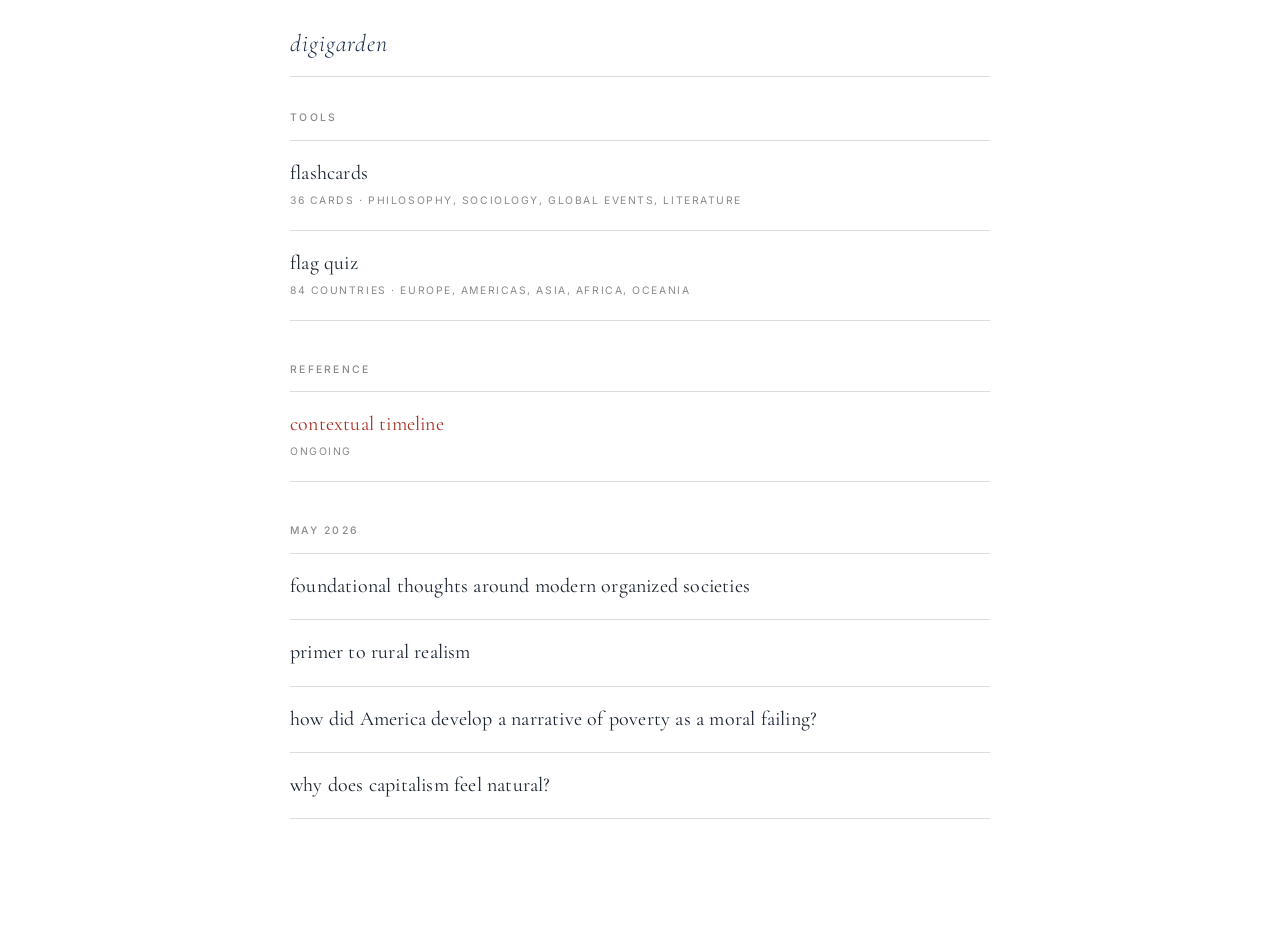
<file: index.html>
<!DOCTYPE html>
<html lang="en">
<head>
  <meta charset="UTF-8">
  <meta name="viewport" content="width=device-width, initial-scale=1.0">
  <title>DigiGarden</title>
  <link rel="stylesheet" href="style.css">
</head>
<body>
  <div class="container">
    <header>
      <h1>DigiGarden</h1>
    </header>

    <section class="reference-section">
      <h2 class="month-heading">Tools</h2>
      <ul class="link-list">
        <li>
          <a href="pages/flashcards.html">
            <span class="entry-title">flashcards</span>
            <span class="entry-meta">36 cards &middot; philosophy, sociology, global events, literature</span>
          </a>
        </li>
        <li>
          <a href="pages/flag-quiz.html">
            <span class="entry-title">flag quiz</span>
            <span class="entry-meta">84 countries &middot; europe, americas, asia, africa, oceania</span>
          </a>
        </li>
      </ul>
    </section>

    <section class="reference-section">
      <h2 class="month-heading">Reference</h2>
      <ul class="link-list">
        <li>
          <a href="pages/timeline.html">
            <span class="entry-title" style="color: #a83228;">contextual timeline</span>
            <span class="entry-meta">ongoing</span>
          </a>
        </li>
      </ul>
    </section>

    <section class="month-group">
      <h2 class="month-heading">May 2026</h2>
      <ul class="link-list">
        <li>
          <a href="pages/social-contract.html">
            <span class="entry-title">foundational thoughts around modern organized societies</span>
          </a>
        </li>
        <li>
          <a href="pages/rural-realism-primer.html">
            <span class="entry-title">primer to rural realism</span>
          </a>
        </li>
        <li>
          <a href="pages/poverty-moral-failing.html">
            <span class="entry-title">how did America develop a narrative of poverty as a moral failing?</span>
          </a>
        </li>
        <li>
          <a href="pages/why-does-capitalism-feel-natural.html">
            <span class="entry-title">why does capitalism feel natural?</span>
          </a>
        </li>
      </ul>
    </section>
  </div>
</body>
</html>
</file>
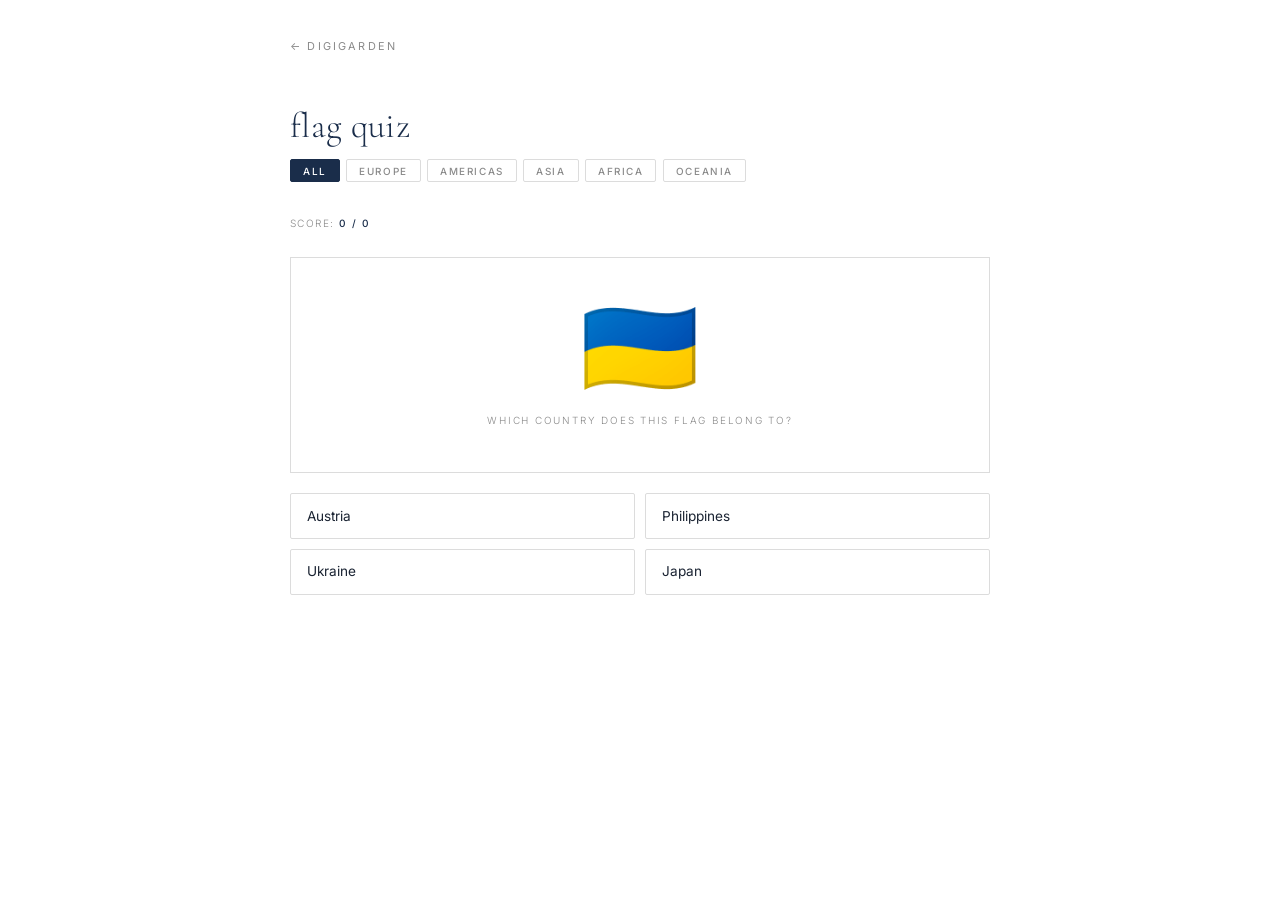
<file: pages/flag-quiz.html>
<!DOCTYPE html>
<html lang="en">
<head>
  <meta charset="UTF-8">
  <meta name="viewport" content="width=device-width, initial-scale=1.0">
  <title>flag quiz &mdash; DigiGarden</title>
  <link rel="stylesheet" href="../style.css">
  <style>

    .fq-filters {
      display: flex;
      flex-wrap: wrap;
      gap: 0.4rem;
      margin-bottom: 2rem;
    }

    .fq-filter {
      font-family: var(--font-body);
      font-size: 0.62rem;
      font-weight: 500;
      letter-spacing: 0.16em;
      text-transform: uppercase;
      padding: 0.3rem 0.75rem;
      border: 1px solid var(--border);
      background: none;
      color: var(--muted);
      cursor: pointer;
      border-radius: 2px;
      transition: all 0.15s;
    }

    .fq-filter:hover { border-color: var(--navy); color: var(--navy); }
    .fq-filter.active { background: var(--navy); border-color: var(--navy); color: #fff; }

    .fq-score {
      display: flex;
      justify-content: space-between;
      align-items: center;
      margin-bottom: 1.5rem;
    }

    .fq-score-text {
      font-size: 0.63rem;
      letter-spacing: 0.14em;
      text-transform: uppercase;
      color: var(--muted);
    }

    .fq-score-text strong {
      color: var(--navy);
      font-weight: 500;
    }

    .fq-streak {
      font-size: 0.63rem;
      letter-spacing: 0.14em;
      text-transform: uppercase;
      color: var(--muted);
    }

    /* ── Flag display ──────────────────────────────────── */

    .fq-card {
      border: 1px solid var(--border);
      padding: 2.5rem 1rem;
      text-align: center;
      margin-bottom: 1.25rem;
      background: #fff;
      position: relative;
    }

    .fq-flag {
      font-size: 6rem;
      line-height: 1;
      display: block;
      margin-bottom: 0.75rem;
      user-select: none;
    }

    .fq-prompt {
      font-size: 0.62rem;
      letter-spacing: 0.18em;
      text-transform: uppercase;
      color: var(--muted);
    }

    .fq-feedback {
      position: absolute;
      top: 0.75rem;
      right: 0.9rem;
      font-size: 0.62rem;
      font-weight: 500;
      letter-spacing: 0.14em;
      text-transform: uppercase;
      opacity: 0;
      transition: opacity 0.2s;
    }

    .fq-feedback.correct { color: #2a7a50; opacity: 1; }
    .fq-feedback.wrong   { color: #a83228; opacity: 1; }

    /* ── Answer grid ───────────────────────────────────── */

    .fq-answers {
      display: grid;
      grid-template-columns: 1fr 1fr;
      gap: 0.6rem;
      margin-bottom: 1.5rem;
    }

    .fq-answer {
      font-family: var(--font-body);
      font-size: 0.85rem;
      font-weight: 400;
      padding: 0.8rem 1rem;
      border: 1px solid var(--border);
      background: #fff;
      color: var(--text);
      cursor: pointer;
      text-align: left;
      border-radius: 2px;
      transition: all 0.12s;
      line-height: 1.35;
    }

    .fq-answer:hover:not(:disabled) {
      border-color: var(--navy);
      color: var(--navy);
    }

    .fq-answer.correct {
      background: #eaf5ee;
      border-color: #2a7a50;
      color: #2a7a50;
    }

    .fq-answer.wrong {
      background: #fdecea;
      border-color: #a83228;
      color: #a83228;
    }

    .fq-answer.reveal {
      background: #eaf5ee;
      border-color: #2a7a50;
      color: #2a7a50;
    }

    .fq-answer:disabled { cursor: default; }

    /* ── Next button ───────────────────────────────────── */

    .fq-next {
      width: 100%;
      font-family: var(--font-body);
      font-size: 0.62rem;
      font-weight: 500;
      letter-spacing: 0.18em;
      text-transform: uppercase;
      padding: 0.65rem;
      border: 1px solid var(--border);
      background: none;
      color: var(--muted);
      cursor: pointer;
      border-radius: 2px;
      transition: all 0.15s;
      display: none;
    }

    .fq-next.visible { display: block; }
    .fq-next:hover { border-color: var(--navy); color: var(--navy); }

  </style>
</head>
<body>
  <div class="container">
    <nav><a class="home" href="../index.html">&#8592; DigiGarden</a></nav>

    <article>
      <h1>flag quiz</h1>

      <div class="fq-filters" id="filters">
        <button class="fq-filter active" data-region="all">All</button>
        <button class="fq-filter" data-region="europe">Europe</button>
        <button class="fq-filter" data-region="americas">Americas</button>
        <button class="fq-filter" data-region="asia">Asia</button>
        <button class="fq-filter" data-region="africa">Africa</button>
        <button class="fq-filter" data-region="oceania">Oceania</button>
      </div>

      <div class="fq-score">
        <span class="fq-score-text" id="scoreText">Score: <strong>0 / 0</strong></span>
        <span class="fq-streak" id="streakText"></span>
      </div>

      <div class="fq-card">
        <span class="fq-flag" id="flag"></span>
        <span class="fq-prompt">Which country does this flag belong to?</span>
        <span class="fq-feedback" id="feedback"></span>
      </div>

      <div class="fq-answers" id="answers"></div>

      <button class="fq-next" id="nextBtn">Next flag &#8594;</button>
    </article>
  </div>

  <script>
    const COUNTRIES = [
      // Europe
      { name: 'France',          flag: '🇫🇷', region: 'europe' },
      { name: 'Germany',         flag: '🇩🇪', region: 'europe' },
      { name: 'United Kingdom',  flag: '🇬🇧', region: 'europe' },
      { name: 'Spain',           flag: '🇪🇸', region: 'europe' },
      { name: 'Italy',           flag: '🇮🇹', region: 'europe' },
      { name: 'Portugal',        flag: '🇵🇹', region: 'europe' },
      { name: 'Netherlands',     flag: '🇳🇱', region: 'europe' },
      { name: 'Belgium',         flag: '🇧🇪', region: 'europe' },
      { name: 'Switzerland',     flag: '🇨🇭', region: 'europe' },
      { name: 'Austria',         flag: '🇦🇹', region: 'europe' },
      { name: 'Sweden',          flag: '🇸🇪', region: 'europe' },
      { name: 'Norway',          flag: '🇳🇴', region: 'europe' },
      { name: 'Denmark',         flag: '🇩🇰', region: 'europe' },
      { name: 'Finland',         flag: '🇫🇮', region: 'europe' },
      { name: 'Poland',          flag: '🇵🇱', region: 'europe' },
      { name: 'Russia',          flag: '🇷🇺', region: 'europe' },
      { name: 'Ukraine',         flag: '🇺🇦', region: 'europe' },
      { name: 'Greece',          flag: '🇬🇷', region: 'europe' },
      { name: 'Turkey',          flag: '🇹🇷', region: 'europe' },
      { name: 'Romania',         flag: '🇷🇴', region: 'europe' },
      { name: 'Czech Republic',  flag: '🇨🇿', region: 'europe' },
      { name: 'Hungary',         flag: '🇭🇺', region: 'europe' },
      { name: 'Ireland',         flag: '🇮🇪', region: 'europe' },
      { name: 'Croatia',         flag: '🇭🇷', region: 'europe' },
      { name: 'Serbia',          flag: '🇷🇸', region: 'europe' },
      { name: 'Slovakia',        flag: '🇸🇰', region: 'europe' },
      // Americas
      { name: 'United States',   flag: '🇺🇸', region: 'americas' },
      { name: 'Canada',          flag: '🇨🇦', region: 'americas' },
      { name: 'Mexico',          flag: '🇲🇽', region: 'americas' },
      { name: 'Brazil',          flag: '🇧🇷', region: 'americas' },
      { name: 'Argentina',       flag: '🇦🇷', region: 'americas' },
      { name: 'Colombia',        flag: '🇨🇴', region: 'americas' },
      { name: 'Chile',           flag: '🇨🇱', region: 'americas' },
      { name: 'Peru',            flag: '🇵🇪', region: 'americas' },
      { name: 'Venezuela',       flag: '🇻🇪', region: 'americas' },
      { name: 'Cuba',            flag: '🇨🇺', region: 'americas' },
      { name: 'Jamaica',         flag: '🇯🇲', region: 'americas' },
      { name: 'Ecuador',         flag: '🇪🇨', region: 'americas' },
      { name: 'Bolivia',         flag: '🇧🇴', region: 'americas' },
      { name: 'Uruguay',         flag: '🇺🇾', region: 'americas' },
      { name: 'Paraguay',        flag: '🇵🇾', region: 'americas' },
      { name: 'Haiti',           flag: '🇭🇹', region: 'americas' },
      // Asia
      { name: 'China',           flag: '🇨🇳', region: 'asia' },
      { name: 'Japan',           flag: '🇯🇵', region: 'asia' },
      { name: 'South Korea',     flag: '🇰🇷', region: 'asia' },
      { name: 'North Korea',     flag: '🇰🇵', region: 'asia' },
      { name: 'India',           flag: '🇮🇳', region: 'asia' },
      { name: 'Pakistan',        flag: '🇵🇰', region: 'asia' },
      { name: 'Indonesia',       flag: '🇮🇩', region: 'asia' },
      { name: 'Thailand',        flag: '🇹🇭', region: 'asia' },
      { name: 'Vietnam',         flag: '🇻🇳', region: 'asia' },
      { name: 'Philippines',     flag: '🇵🇭', region: 'asia' },
      { name: 'Malaysia',        flag: '🇲🇾', region: 'asia' },
      { name: 'Saudi Arabia',    flag: '🇸🇦', region: 'asia' },
      { name: 'Iran',            flag: '🇮🇷', region: 'asia' },
      { name: 'Iraq',            flag: '🇮🇶', region: 'asia' },
      { name: 'Israel',          flag: '🇮🇱', region: 'asia' },
      { name: 'UAE',             flag: '🇦🇪', region: 'asia' },
      { name: 'Bangladesh',      flag: '🇧🇩', region: 'asia' },
      { name: 'Afghanistan',     flag: '🇦🇫', region: 'asia' },
      { name: 'Myanmar',         flag: '🇲🇲', region: 'asia' },
      { name: 'Singapore',       flag: '🇸🇬', region: 'asia' },
      { name: 'Kazakhstan',      flag: '🇰🇿', region: 'asia' },
      { name: 'Mongolia',        flag: '🇲🇳', region: 'asia' },
      // Africa
      { name: 'South Africa',    flag: '🇿🇦', region: 'africa' },
      { name: 'Egypt',           flag: '🇪🇬', region: 'africa' },
      { name: 'Nigeria',         flag: '🇳🇬', region: 'africa' },
      { name: 'Kenya',           flag: '🇰🇪', region: 'africa' },
      { name: 'Ethiopia',        flag: '🇪🇹', region: 'africa' },
      { name: 'Morocco',         flag: '🇲🇦', region: 'africa' },
      { name: 'Ghana',           flag: '🇬🇭', region: 'africa' },
      { name: 'Tanzania',        flag: '🇹🇿', region: 'africa' },
      { name: 'Algeria',         flag: '🇩🇿', region: 'africa' },
      { name: 'Tunisia',         flag: '🇹🇳', region: 'africa' },
      { name: 'Senegal',         flag: '🇸🇳', region: 'africa' },
      { name: 'Cameroon',        flag: '🇨🇲', region: 'africa' },
      { name: 'Uganda',          flag: '🇺🇬', region: 'africa' },
      { name: 'Zimbabwe',        flag: '🇿🇼', region: 'africa' },
      { name: 'Mozambique',      flag: '🇲🇿', region: 'africa' },
      // Oceania
      { name: 'Australia',       flag: '🇦🇺', region: 'oceania' },
      { name: 'New Zealand',     flag: '🇳🇿', region: 'oceania' },
      { name: 'Fiji',            flag: '🇫🇯', region: 'oceania' },
      { name: 'Papua New Guinea',flag: '🇵🇬', region: 'oceania' },
      { name: 'Samoa',           flag: '🇼🇸', region: 'oceania' },
    ];

    let pool        = [...COUNTRIES];
    let current     = null;
    let answered    = false;
    let correct     = 0;
    let total       = 0;
    let streak      = 0;
    let recent      = [];   // avoid repeating last 5

    const flagEl    = document.getElementById('flag');
    const answersEl = document.getElementById('answers');
    const nextBtn   = document.getElementById('nextBtn');
    const scoreText = document.getElementById('scoreText');
    const streakEl  = document.getElementById('streakText');
    const feedback  = document.getElementById('feedback');

    function shuffle(arr) {
      const a = [...arr];
      for (let i = a.length - 1; i > 0; i--) {
        const j = Math.floor(Math.random() * (i + 1));
        [a[i], a[j]] = [a[j], a[i]];
      }
      return a;
    }

    function pick() {
      const eligible = pool.filter(c => !recent.includes(c.name));
      const candidates = eligible.length >= 1 ? eligible : pool;
      return candidates[Math.floor(Math.random() * candidates.length)];
    }

    function getWrong(correct, n) {
      const others = COUNTRIES.filter(c => c.name !== correct.name);
      return shuffle(others).slice(0, n);
    }

    function updateScore() {
      scoreText.innerHTML = `Score: <strong>${correct} / ${total}</strong>`;
      if (streak >= 3) {
        streakEl.textContent = `${streak} in a row`;
      } else {
        streakEl.textContent = '';
      }
    }

    function nextQuestion() {
      answered = false;
      current  = pick();

      recent.push(current.name);
      if (recent.length > 5) recent.shift();

      flagEl.textContent = current.flag;

      feedback.textContent = '';
      feedback.className   = 'fq-feedback';

      const wrongs  = getWrong(current, 3);
      const options = shuffle([current, ...wrongs]);

      answersEl.innerHTML = '';
      options.forEach(opt => {
        const btn = document.createElement('button');
        btn.className   = 'fq-answer';
        btn.textContent = opt.name;
        btn.addEventListener('click', () => handleAnswer(btn, opt.name));
        answersEl.appendChild(btn);
      });

      nextBtn.classList.remove('visible');
    }

    function handleAnswer(btn, chosen) {
      if (answered) return;
      answered = true;
      total++;

      const isCorrect = chosen === current.name;

      if (isCorrect) {
        btn.classList.add('correct');
        feedback.textContent = 'Correct';
        feedback.className   = 'fq-feedback correct';
        correct++;
        streak++;
      } else {
        btn.classList.add('wrong');
        feedback.textContent = 'Incorrect';
        feedback.className   = 'fq-feedback wrong';
        streak = 0;
        // reveal the right answer
        answersEl.querySelectorAll('.fq-answer').forEach(b => {
          if (b.textContent === current.name) b.classList.add('reveal');
        });
      }

      answersEl.querySelectorAll('.fq-answer').forEach(b => b.disabled = true);
      updateScore();
      nextBtn.classList.add('visible');
    }

    // Filters
    document.getElementById('filters').addEventListener('click', e => {
      if (!e.target.matches('.fq-filter')) return;
      document.querySelectorAll('.fq-filter').forEach(b => b.classList.remove('active'));
      e.target.classList.add('active');
      const region = e.target.dataset.region;
      pool   = region === 'all' ? [...COUNTRIES] : COUNTRIES.filter(c => c.region === region);
      recent = [];
      correct = 0; total = 0; streak = 0;
      updateScore();
      nextQuestion();
    });

    nextBtn.addEventListener('click', nextQuestion);

    // Keyboard: Enter/Space for next, 1-4 for answers
    document.addEventListener('keydown', e => {
      if ((e.key === 'Enter' || e.key === ' ') && answered) {
        e.preventDefault();
        nextQuestion();
      }
      if (['1','2','3','4'].includes(e.key)) {
        const idx = parseInt(e.key) - 1;
        const btns = answersEl.querySelectorAll('.fq-answer');
        if (btns[idx] && !answered) btns[idx].click();
      }
    });

    nextQuestion();
  </script>
</body>
</html>
</file>
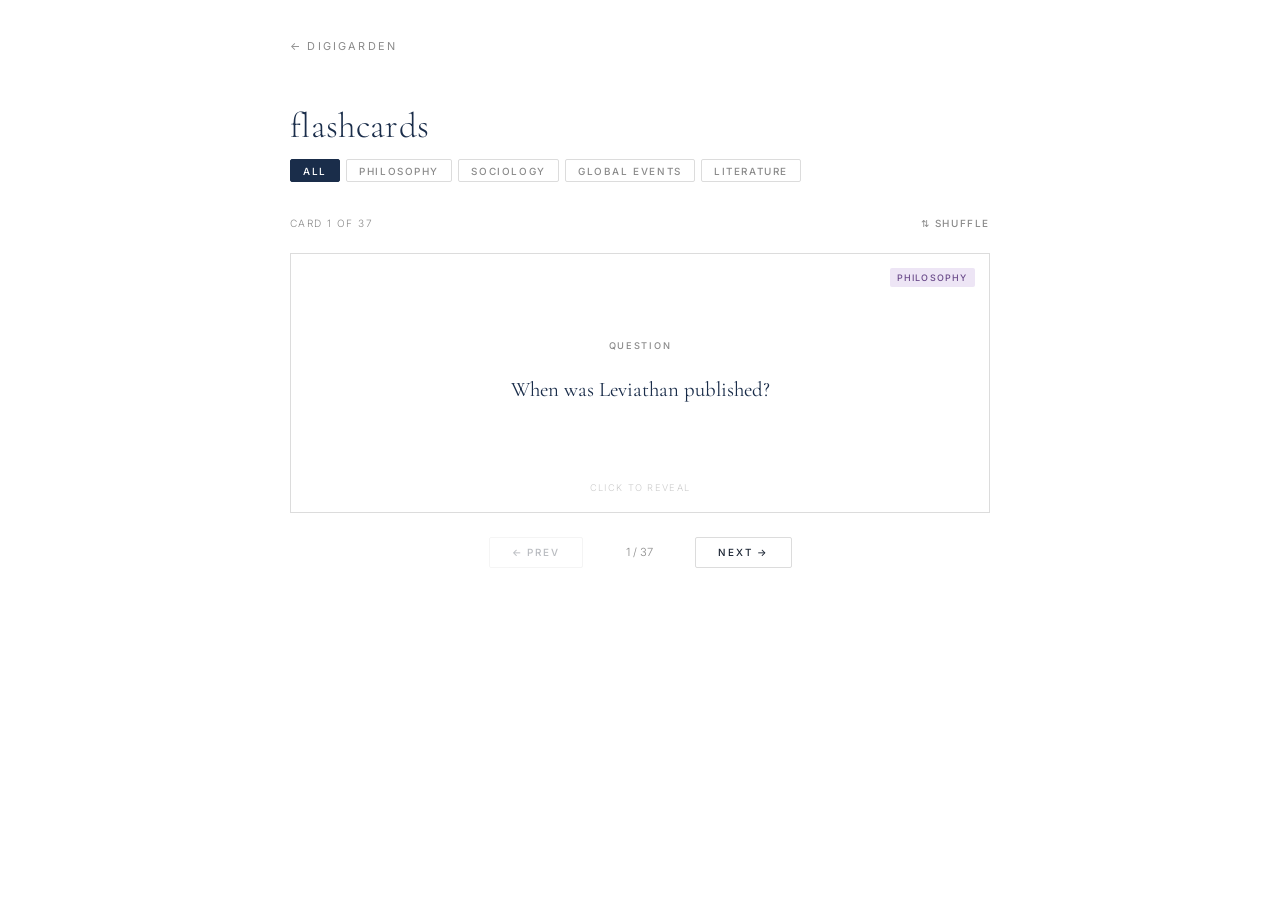
<file: pages/flashcards.html>
<!DOCTYPE html>
<html lang="en">
<head>
  <meta charset="UTF-8">
  <meta name="viewport" content="width=device-width, initial-scale=1.0">
  <title>flashcards &mdash; DigiGarden</title>
  <link rel="stylesheet" href="../style.css">
  <style>

    .fc-filters {
      display: flex;
      flex-wrap: wrap;
      gap: 0.4rem;
      margin-bottom: 2rem;
    }

    .fc-filter {
      font-family: var(--font-body);
      font-size: 0.62rem;
      font-weight: 500;
      letter-spacing: 0.16em;
      text-transform: uppercase;
      padding: 0.3rem 0.75rem;
      border: 1px solid var(--border);
      background: none;
      color: var(--muted);
      cursor: pointer;
      border-radius: 2px;
      transition: all 0.15s;
    }

    .fc-filter:hover {
      border-color: var(--navy);
      color: var(--navy);
    }

    .fc-filter.active {
      background: var(--navy);
      border-color: var(--navy);
      color: #fff;
    }

    .fc-meta {
      display: flex;
      justify-content: space-between;
      align-items: center;
      margin-bottom: 1.25rem;
    }

    .fc-progress {
      font-size: 0.63rem;
      letter-spacing: 0.14em;
      text-transform: uppercase;
      color: var(--muted);
    }

    .fc-shuffle {
      font-family: var(--font-body);
      font-size: 0.62rem;
      font-weight: 500;
      letter-spacing: 0.16em;
      text-transform: uppercase;
      background: none;
      border: none;
      color: var(--muted);
      cursor: pointer;
      padding: 0;
      transition: color 0.15s;
    }

    .fc-shuffle:hover { color: var(--navy); }

    /* ── Card ──────────────────────────────────────────── */

    .fc-scene {
      perspective: 1000px;
      margin-bottom: 1.5rem;
    }

    .fc-card {
      position: relative;
      width: 100%;
      height: 260px;
      cursor: pointer;
      transform-style: preserve-3d;
      transition: transform 0.45s cubic-bezier(0.4, 0, 0.2, 1);
    }

    .fc-card.flipped {
      transform: rotateY(180deg);
    }

    .fc-face {
      position: absolute;
      width: 100%;
      height: 100%;
      backface-visibility: hidden;
      -webkit-backface-visibility: hidden;
      border: 1px solid var(--border);
      display: flex;
      flex-direction: column;
      justify-content: center;
      align-items: center;
      padding: 2rem;
      text-align: center;
      box-sizing: border-box;
    }

    .fc-front {
      background: #fff;
    }

    .fc-back {
      background: var(--cream);
      transform: rotateY(180deg);
    }

    .fc-face-label {
      font-size: 0.58rem;
      font-weight: 500;
      letter-spacing: 0.18em;
      text-transform: uppercase;
      color: var(--muted);
      margin-bottom: 1.25rem;
    }

    .fc-face-text {
      font-family: 'Cormorant Garamond', Georgia, serif;
      font-size: 1.3rem;
      font-weight: 400;
      line-height: 1.45;
      color: var(--navy);
    }

    .fc-back .fc-face-text {
      font-size: 1.1rem;
      color: var(--text);
    }

    .fc-hint {
      position: absolute;
      bottom: 0.9rem;
      font-size: 0.58rem;
      letter-spacing: 0.14em;
      text-transform: uppercase;
      color: #ccc;
    }

    .fc-tag {
      position: absolute;
      top: 0.9rem;
      right: 0.9rem;
      font-size: 0.56rem;
      font-weight: 500;
      letter-spacing: 0.13em;
      text-transform: uppercase;
      padding: 0.1rem 0.45rem;
      border-radius: 2px;
    }

    .tag-philosophy  { background: #ede5f5; color: #6a4a8a; }
    .tag-sociology   { background: #dce6f2; color: #1a2d4a; }
    .tag-events      { background: #ebebeb; color: #555; }
    .tag-literature  { background: #f2ebe0; color: #7a5a10; }

    /* ── Navigation ────────────────────────────────────── */

    .fc-nav {
      display: flex;
      justify-content: center;
      align-items: center;
      gap: 1.5rem;
    }

    .fc-btn {
      font-family: var(--font-body);
      font-size: 0.62rem;
      font-weight: 500;
      letter-spacing: 0.18em;
      text-transform: uppercase;
      padding: 0.55rem 1.4rem;
      border: 1px solid var(--border);
      background: none;
      color: var(--text);
      cursor: pointer;
      border-radius: 2px;
      transition: all 0.15s;
    }

    .fc-btn:hover:not(:disabled) {
      border-color: var(--navy);
      color: var(--navy);
    }

    .fc-btn:disabled {
      opacity: 0.3;
      cursor: default;
    }

    .fc-nav-count {
      font-size: 0.7rem;
      color: var(--muted);
      min-width: 4rem;
      text-align: center;
    }

    .fc-empty {
      text-align: center;
      padding: 4rem 0;
      color: var(--muted);
      font-size: 0.88rem;
    }

  </style>
</head>
<body>
  <div class="container">
    <nav><a class="home" href="../index.html">&#8592; DigiGarden</a></nav>

    <article>
      <h1>flashcards</h1>

      <div class="fc-filters" id="filters">
        <button class="fc-filter active" data-cat="all">All</button>
        <button class="fc-filter" data-cat="philosophy">Philosophy</button>
        <button class="fc-filter" data-cat="sociology">Sociology</button>
        <button class="fc-filter" data-cat="events">Global Events</button>
        <button class="fc-filter" data-cat="literature">Literature</button>
      </div>

      <div class="fc-meta">
        <span class="fc-progress" id="progress">Card 1 of 36</span>
        <button class="fc-shuffle" id="shuffleBtn">&#8645; Shuffle</button>
      </div>

      <div class="fc-scene">
        <div class="fc-card" id="card">
          <div class="fc-face fc-front">
            <span class="fc-tag" id="tagFront"></span>
            <p class="fc-face-label">Question</p>
            <p class="fc-face-text" id="frontText"></p>
            <span class="fc-hint">Click to reveal</span>
          </div>
          <div class="fc-face fc-back">
            <span class="fc-tag" id="tagBack"></span>
            <p class="fc-face-label">Answer</p>
            <p class="fc-face-text" id="backText"></p>
          </div>
        </div>
        <div class="fc-empty" id="emptyState" style="display:none;">No cards in this category.</div>
      </div>

      <div class="fc-nav" id="nav">
        <button class="fc-btn" id="prevBtn">&#8592; Prev</button>
        <span class="fc-nav-count" id="navCount">1 / 36</span>
        <button class="fc-btn" id="nextBtn">Next &#8594;</button>
      </div>
    </article>
  </div>

  <script>
    const ALL_CARDS = [

      // ── Philosophy: Hobbes ──────────────────────────────
      { cat: 'philosophy', front: 'When was Leviathan published?', back: '1651, written while Hobbes was in exile in Paris during the English Civil War.' },
      { cat: 'philosophy', front: 'How did Hobbes describe life without society?', back: '"Solitary, poor, nasty, brutish, and short." Without a sovereign, humans exist in a permanent state of war against one another.' },
      { cat: 'philosophy', front: 'What historical event most shaped Hobbes\'s political philosophy?', back: 'The English Civil War (1642–1651). He watched the established order collapse, Charles I executed, and England descend into chaos — and wrote Leviathan as a direct response.' },
      { cat: 'philosophy', front: 'What does Hobbes argue is the solution to the state of nature?', back: 'An absolute sovereign — a powerful authority to whom citizens surrender their freedom irrevocably, in exchange for security.' },
      { cat: 'philosophy', front: 'What political tradition does Hobbes feed into?', back: 'Authoritarianism and strong-state conservatism. He provides the theoretical basis for the argument that order must come before liberty.' },

      // ── Philosophy: Locke ───────────────────────────────
      { cat: 'philosophy', front: 'When were Locke\'s Two Treatises of Government published?', back: '1689 — the year after the Glorious Revolution, partly as its retrospective justification.' },
      { cat: 'philosophy', front: 'What are Locke\'s three natural rights?', back: 'Life, liberty, and property. These pre-exist government; society is formed to protect them more reliably.' },
      { cat: 'philosophy', front: 'According to Locke, when is revolution justified?', back: 'When government fails to protect natural rights and instead destroys them — it has broken the contract and citizens are absolved from obedience.' },
      { cat: 'philosophy', front: 'What historical event vindicated Locke\'s ideas?', back: 'The Glorious Revolution of 1688: James II was deposed and replaced by William and Mary under explicit constitutional conditions — a king removed by consent.' },
      { cat: 'philosophy', front: 'What political tradition does Locke feed into?', back: 'Liberalism, constitutionalism, and the American founding. The Declaration of Independence draws directly on his language of natural rights and consent.' },

      // ── Philosophy: Rousseau ────────────────────────────
      { cat: 'philosophy', front: 'When was The Social Contract published?', back: '1762. It was immediately banned in both Paris and Geneva, forcing Rousseau to flee.' },
      { cat: 'philosophy', front: 'What is the opening line of The Social Contract?', back: '"Man is born free, and everywhere he is in chains."' },
      { cat: 'philosophy', front: 'What does Rousseau identify as the origin of inequality?', back: 'Private property: "The first man who enclosed a piece of ground and said \'This is mine\' was the real founder of civil society." A direct counter to Locke.' },
      { cat: 'philosophy', front: 'When was Rousseau\'s Discourse on Inequality published?', back: '1755. It argues that civilization and social progress have corrupted naturally good human beings, not improved them.' },
      { cat: 'philosophy', front: 'What political tradition does Rousseau feed into?', back: 'Democracy, romanticism, and revolutionary politics. His ideas directly fueled the French Revolution — though he died eleven years before it.' },

      // ── Sociology: Marx ─────────────────────────────────
      { cat: 'sociology', front: 'When was Das Kapital Vol. I published?', back: '1867. It analyzes commodity fetishism, surplus value, and the hidden exploitation underlying capitalist production.' },
      { cat: 'sociology', front: 'When was the Communist Manifesto published, and with whom?', back: '1848, written with Friedrich Engels — the same year as the wave of European revolutions. It opens: "The history of all hitherto existing society is the history of class struggles."' },
      { cat: 'sociology', front: 'What is commodity fetishism?', back: 'Marx\'s concept: goods produced by human labor come to appear as if their value is an intrinsic property of the object itself, masking the social relations and exploitation behind their production.' },
      { cat: 'sociology', front: 'What was the Paris Commune and why did it matter to Marx?', back: 'An 1871 workers\' self-government in Paris, crushed after 72 days. Marx analyzed it in The Civil War in France as the first real experiment in proletarian rule.' },
      { cat: 'sociology', front: 'When did Marx die?', back: '1883, in London. Das Kapital Vols. II and III were edited and published posthumously by Engels.' },

      // ── Sociology: Weber ────────────────────────────────
      { cat: 'sociology', front: 'What is Weber\'s "iron cage"?', back: 'The inescapable rationalization and bureaucratization of modern life. The system becomes so efficient and self-sustaining that it traps everyone inside it, with no exit visible.' },
      { cat: 'sociology', front: 'What is the central argument of The Protestant Ethic and the Spirit of Capitalism?', back: 'Calvinist theology produced the psychological conditions for capitalism: the "calling," worldly asceticism, and the idea that earthly success proved divine favor. A deliberate conversation with Marx — Weber agrees capitalism is a system but disputes that its origins are purely material.' },
      { cat: 'sociology', front: 'When did Weber die, and how?', back: '1920, aged 56, of pneumonia during the Spanish flu. Economy and Society was published posthumously in 1922.' },
      { cat: 'sociology', front: 'What are Weber\'s Politics as a Vocation and Science as a Vocation?', back: 'Two lectures (1917–19) on the disenchantment of the modern world — the rationalization of all spheres of life, including politics. Weber sees no redemptive exit from the iron cage.' },

      // ── Sociology: Gramsci ──────────────────────────────
      { cat: 'sociology', front: 'What is Gramsci\'s concept of hegemony?', back: 'Ruling classes maintain power not just through coercion (police, armies) but through cultural and ideological consent — shaping what people think of as natural, inevitable, or common sense.' },
      { cat: 'sociology', front: 'Where and when did Gramsci write the Prison Notebooks?', back: 'From his cell at Turi di Bari, 1929–1935, after being imprisoned by Mussolini\'s government. ~3,000 pages written under censorship, in deliberately indirect language.' },
      { cat: 'sociology', front: 'What did the Fascist prosecutor reportedly say at Gramsci\'s trial?', back: '"We must stop this brain from functioning for twenty years." Gramsci was sentenced in 1928; he died in prison in 1937, aged 46.' },
      { cat: 'sociology', front: 'When did Gramsci die, and when were the Prison Notebooks published?', back: 'Gramsci died in 1937. The Notebooks were smuggled out by his sister-in-law Tatiana and published from 1947 onward.' },

      // ── Global Events ───────────────────────────────────
      { cat: 'events', front: 'What were the dates of World War I?', back: '1914–1918. Began with the assassination of Franz Ferdinand; ended with the Armistice of November 1918. ~20 million dead. Destroyed 19th-century liberal optimism and set the conditions for fascism and the Soviet experiment.' },
      { cat: 'events', front: 'What were the dates of World War II?', back: '1939–1945. Began with Germany\'s invasion of Poland; ended with Germany\'s surrender (May 1945) and Japan\'s surrender (August 1945). ~70–85 million dead, the majority civilians.' },
      { cat: 'events', front: 'When did the French Revolution begin, and what were its key phases?', back: '1789: Storming of the Bastille. 1792: First Republic. 1793–94: The Reign of Terror under Robespierre. 1799: Napoleon\'s coup ends the revolutionary period.' },
      { cat: 'events', front: 'When was the American Declaration of Independence, and whose ideas does it draw on?', back: '1776. It draws directly on Locke\'s language of natural rights, consent of the governed, and the right to revolution when government fails.' },
      { cat: 'events', front: 'What was the English Civil War and why does it matter intellectually?', back: '1642–1651: Parliament raised an army against King Charles I, who was executed in 1649. The collapse of established order directly prompted Hobbes to write Leviathan.' },
      { cat: 'events', front: 'What was the Glorious Revolution of 1688?', back: 'James II was deposed without bloodshed and replaced by William and Mary under constitutional conditions. Locke had fled to the Netherlands over his opposition to James; the revolution vindicated his ideas. He published the Two Treatises the following year.' },
      { cat: 'events', front: 'Roughly when did the Industrial Revolution begin, and where?', back: 'Britain, c. 1760. Key markers: Watt\'s steam engine (1769), the spinning jenny (1764), mechanized production. Railways spread in the 1830s–40s. Created the industrial proletariat Marx would analyze.' },

      // ── Literature ──────────────────────────────────────
      { cat: 'literature', front: 'When was The Grapes of Wrath published and what is its argument?', back: '1939, John Steinbeck. Rural realism as political argument: the Joads are not defeated by nature or bad luck but by an economic system that treats agricultural labor as disposable.' },
      { cat: 'literature', front: 'What is Crazy Genie (1976) about?', back: 'A novel by Inès Cagnati, narrated by a young girl about her taciturn, ostracized mother Genie — a farmhand in rural France cast out for having a child out of wedlock. Simple, poetic, repetitive prose. Poverty, prejudice, and fierce maternal love without resolution.' },
    ];

    const tagLabels = { philosophy: 'Philosophy', sociology: 'Sociology', events: 'Global Events', literature: 'Literature' };
    const tagClasses = { philosophy: 'tag-philosophy', sociology: 'tag-sociology', events: 'tag-events', literature: 'tag-literature' };

    let deck = [...ALL_CARDS];
    let currentIndex = 0;
    let flipped = false;
    let activeFilter = 'all';

    const cardEl     = document.getElementById('card');
    const frontText  = document.getElementById('frontText');
    const backText   = document.getElementById('backText');
    const tagFront   = document.getElementById('tagFront');
    const tagBack    = document.getElementById('tagBack');
    const progressEl = document.getElementById('progress');
    const navCount   = document.getElementById('navCount');
    const prevBtn    = document.getElementById('prevBtn');
    const nextBtn    = document.getElementById('nextBtn');
    const emptyState = document.getElementById('emptyState');
    const nav        = document.getElementById('nav');

    function setTag(el, cat) {
      el.textContent = tagLabels[cat] || '';
      el.className = 'fc-tag ' + (tagClasses[cat] || '');
    }

    function render() {
      if (deck.length === 0) {
        cardEl.style.display = 'none';
        nav.style.display = 'none';
        emptyState.style.display = 'block';
        progressEl.textContent = '0 cards';
        return;
      }
      cardEl.style.display = '';
      nav.style.display = '';
      emptyState.style.display = 'none';

      const card = deck[currentIndex];
      frontText.textContent = card.front;
      backText.textContent  = card.back;
      setTag(tagFront, card.cat);
      setTag(tagBack,  card.cat);

      const total = deck.length;
      const pos   = currentIndex + 1;
      progressEl.textContent = `Card ${pos} of ${total}`;
      navCount.textContent   = `${pos} / ${total}`;
      prevBtn.disabled = currentIndex === 0;
      nextBtn.disabled = currentIndex === total - 1;

      // reset flip
      flipped = false;
      cardEl.classList.remove('flipped');
    }

    function applyFilter(cat) {
      activeFilter = cat;
      deck = cat === 'all' ? [...ALL_CARDS] : ALL_CARDS.filter(c => c.cat === cat);
      currentIndex = 0;
      render();
    }

    function shuffle(arr) {
      for (let i = arr.length - 1; i > 0; i--) {
        const j = Math.floor(Math.random() * (i + 1));
        [arr[i], arr[j]] = [arr[j], arr[i]];
      }
      return arr;
    }

    // Flip
    cardEl.addEventListener('click', () => {
      if (deck.length === 0) return;
      flipped = !flipped;
      cardEl.classList.toggle('flipped', flipped);
    });

    // Navigation
    prevBtn.addEventListener('click', () => { if (currentIndex > 0) { currentIndex--; render(); } });
    nextBtn.addEventListener('click', () => { if (currentIndex < deck.length - 1) { currentIndex++; render(); } });

    // Filters
    document.getElementById('filters').addEventListener('click', e => {
      if (!e.target.matches('.fc-filter')) return;
      document.querySelectorAll('.fc-filter').forEach(b => b.classList.remove('active'));
      e.target.classList.add('active');
      applyFilter(e.target.dataset.cat);
    });

    // Shuffle
    document.getElementById('shuffleBtn').addEventListener('click', () => {
      shuffle(deck);
      currentIndex = 0;
      render();
    });

    // Keyboard
    document.addEventListener('keydown', e => {
      if (e.key === ' ' || e.key === 'Enter') { e.preventDefault(); cardEl.click(); }
      if (e.key === 'ArrowRight' && currentIndex < deck.length - 1) { currentIndex++; render(); }
      if (e.key === 'ArrowLeft'  && currentIndex > 0)               { currentIndex--; render(); }
    });

    render();
  </script>
</body>
</html>
</file>
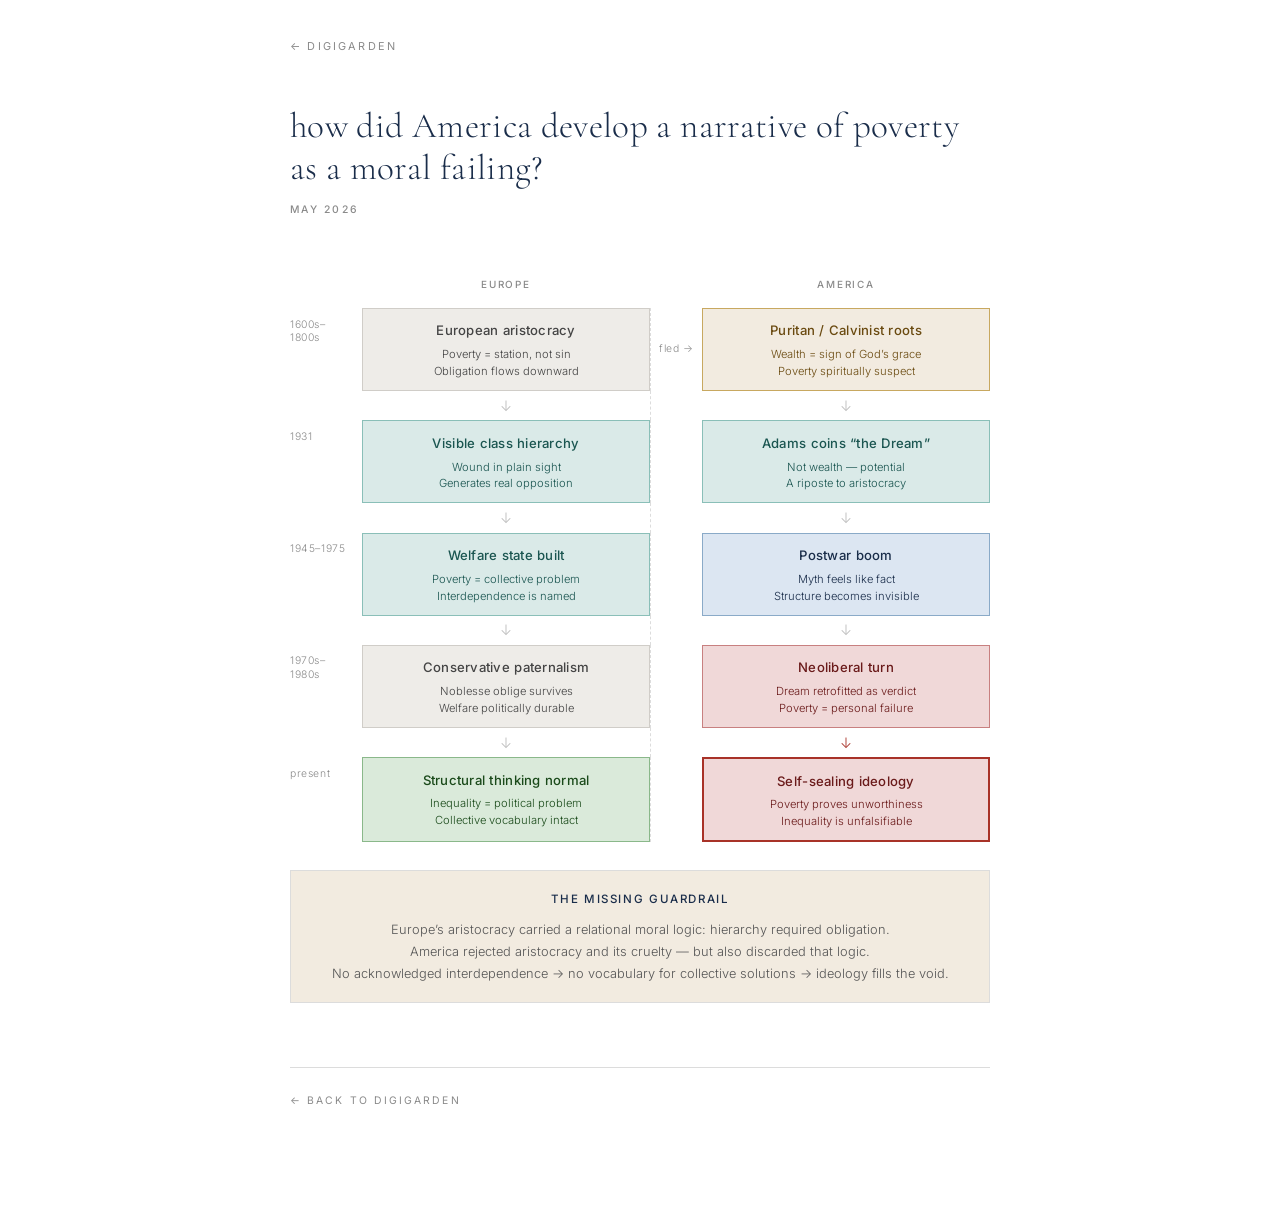
<file: pages/poverty-moral-failing.html>
<!DOCTYPE html>
<html lang="en">
<head>
  <meta charset="UTF-8">
  <meta name="viewport" content="width=device-width, initial-scale=1.0">
  <title>how did America develop a narrative of poverty as a moral failing? &mdash; DigiGarden</title>
  <link rel="stylesheet" href="../style.css">
  <style>
    .diagram-wrap {
      margin: 2.5rem 0;
      overflow-x: auto;
    }

    .diagram {
      display: grid;
      grid-template-columns: 72px 1fr 52px 1fr;
      min-width: 460px;
    }

    .col-header {
      text-align: center;
      font-size: 0.62rem;
      font-weight: 500;
      letter-spacing: 0.18em;
      text-transform: uppercase;
      color: var(--muted);
      padding-bottom: 0.9rem;
    }

    .timeline-label {
      font-size: 0.65rem;
      letter-spacing: 0.06em;
      color: var(--muted);
      padding-top: 0.6rem;
      padding-right: 0.5rem;
      line-height: 1.3;
    }

    .dbox {
      padding: 0.65rem 0.85rem;
      text-align: center;
    }

    .dbox-title {
      font-size: 0.82rem;
      font-weight: 500;
      letter-spacing: 0.02em;
      margin: 0 0 0.2rem;
    }

    .dbox-sub {
      font-size: 0.7rem;
      line-height: 1.5;
      margin: 0;
    }

    .box-gray        { background: #eeece8; color: #444;    border: 1px solid #d0cdc8; }
    .box-tan         { background: #f2ebe0; color: #6a4a10; border: 1px solid #c8a860; }
    .box-teal        { background: #daeae8; color: #1a5550; border: 1px solid #8abfb8; }
    .box-blue        { background: #dce6f2; color: #1a2d4a; border: 1px solid #8aaac8; }
    .box-green       { background: #daeada; color: #1a4a1a; border: 1px solid #8ab88a; }
    .box-red         { background: #f0d8d8; color: #6a1a1a; border: 1px solid #c88080; }
    .box-red-strong  { background: #f0d8d8; color: #6a1a1a; border: 2px solid #a83228; }

    .arrow-down {
      display: flex;
      justify-content: center;
      align-items: center;
      color: #bbb;
      font-size: 0.9rem;
      padding: 0.1rem 0;
    }

    .arrow-down.red { color: #a83228; }

    .mid-connector {
      display: flex;
      justify-content: center;
      align-items: center;
      font-size: 0.65rem;
      letter-spacing: 0.06em;
      color: var(--muted);
      border-left: 1px dashed var(--border);
    }

    .mid-divider {
      border-left: 1px dashed var(--border);
    }

    .guardrail {
      margin-top: 1.75rem;
      border: 1px solid var(--border);
      background: var(--cream);
      padding: 1.1rem 1.4rem;
      text-align: center;
    }

    .guardrail h3 {
      font-size: 0.72rem;
      font-weight: 500;
      letter-spacing: 0.14em;
      text-transform: uppercase;
      color: var(--navy);
      margin: 0 0 0.6rem;
    }

    .guardrail p {
      font-size: 0.8rem;
      color: var(--muted-dark);
      margin: 0;
      line-height: 1.7;
    }
  </style>
</head>
<body>
  <div class="container">
    <nav><a class="home" href="../index.html">&larr; DigiGarden</a></nav>

    <article>
      <h1>how did America develop a narrative of poverty as a moral failing?</h1>
      <span class="dateline">May 2026</span>

      <div class="diagram-wrap">
        <div class="diagram">

          <!-- Column headers -->
          <div></div>
          <div class="col-header">Europe</div>
          <div></div>
          <div class="col-header">America</div>

          <!-- 1600s–1800s -->
          <div class="timeline-label">1600s&ndash;1800s</div>
          <div class="dbox box-gray">
            <p class="dbox-title">European aristocracy</p>
            <p class="dbox-sub">Poverty = station, not sin<br>Obligation flows downward</p>
          </div>
          <div class="mid-connector">fled &rarr;</div>
          <div class="dbox box-tan">
            <p class="dbox-title">Puritan / Calvinist roots</p>
            <p class="dbox-sub">Wealth = sign of God&rsquo;s grace<br>Poverty spiritually suspect</p>
          </div>

          <div></div>
          <div class="arrow-down">↓</div>
          <div class="mid-divider"></div>
          <div class="arrow-down">↓</div>

          <!-- 1931 -->
          <div class="timeline-label">1931</div>
          <div class="dbox box-teal">
            <p class="dbox-title">Visible class hierarchy</p>
            <p class="dbox-sub">Wound in plain sight<br>Generates real opposition</p>
          </div>
          <div class="mid-divider"></div>
          <div class="dbox box-teal">
            <p class="dbox-title">Adams coins &ldquo;the Dream&rdquo;</p>
            <p class="dbox-sub">Not wealth &mdash; potential<br>A riposte to aristocracy</p>
          </div>

          <div></div>
          <div class="arrow-down">↓</div>
          <div class="mid-divider"></div>
          <div class="arrow-down">↓</div>

          <!-- 1945–1975 -->
          <div class="timeline-label">1945&ndash;1975</div>
          <div class="dbox box-teal">
            <p class="dbox-title">Welfare state built</p>
            <p class="dbox-sub">Poverty = collective problem<br>Interdependence is named</p>
          </div>
          <div class="mid-divider"></div>
          <div class="dbox box-blue">
            <p class="dbox-title">Postwar boom</p>
            <p class="dbox-sub">Myth feels like fact<br>Structure becomes invisible</p>
          </div>

          <div></div>
          <div class="arrow-down">↓</div>
          <div class="mid-divider"></div>
          <div class="arrow-down">↓</div>

          <!-- 1970s–1980s -->
          <div class="timeline-label">1970s&ndash;1980s</div>
          <div class="dbox box-gray">
            <p class="dbox-title">Conservative paternalism</p>
            <p class="dbox-sub">Noblesse oblige survives<br>Welfare politically durable</p>
          </div>
          <div class="mid-divider"></div>
          <div class="dbox box-red">
            <p class="dbox-title">Neoliberal turn</p>
            <p class="dbox-sub">Dream retrofitted as verdict<br>Poverty = personal failure</p>
          </div>

          <div></div>
          <div class="arrow-down">↓</div>
          <div class="mid-divider"></div>
          <div class="arrow-down red">↓</div>

          <!-- present -->
          <div class="timeline-label">present</div>
          <div class="dbox box-green">
            <p class="dbox-title">Structural thinking normal</p>
            <p class="dbox-sub">Inequality = political problem<br>Collective vocabulary intact</p>
          </div>
          <div class="mid-divider"></div>
          <div class="dbox box-red-strong">
            <p class="dbox-title">Self-sealing ideology</p>
            <p class="dbox-sub">Poverty proves unworthiness<br>Inequality is unfalsifiable</p>
          </div>

        </div>

        <div class="guardrail">
          <h3>The missing guardrail</h3>
          <p>
            Europe&rsquo;s aristocracy carried a relational moral logic: hierarchy required obligation.<br>
            America rejected aristocracy and its cruelty &mdash; but also discarded that logic.<br>
            No acknowledged interdependence &rarr; no vocabulary for collective solutions &rarr; ideology fills the void.
          </p>
        </div>
      </div>

    </article>

    <footer>
      &larr; <a href="../index.html">Back to DigiGarden</a>
    </footer>
  </div>
</body>
</html>
</file>
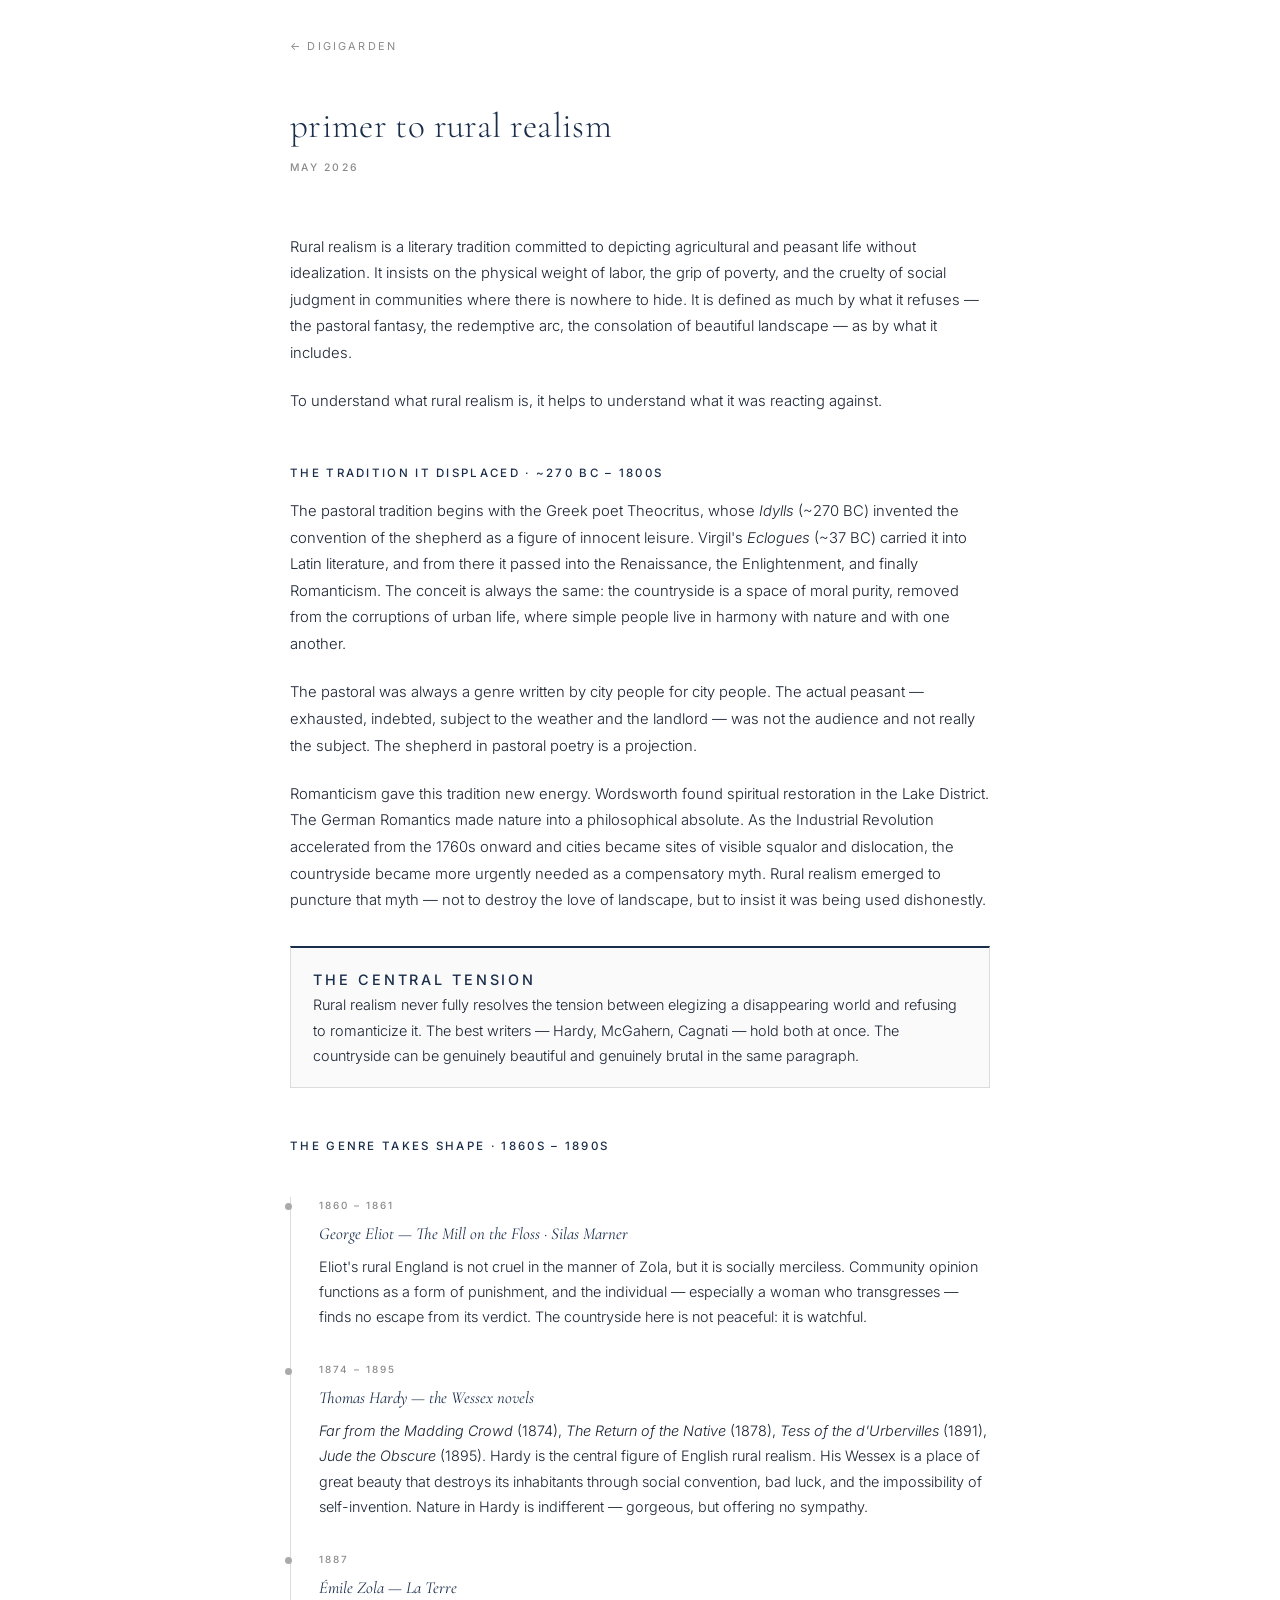
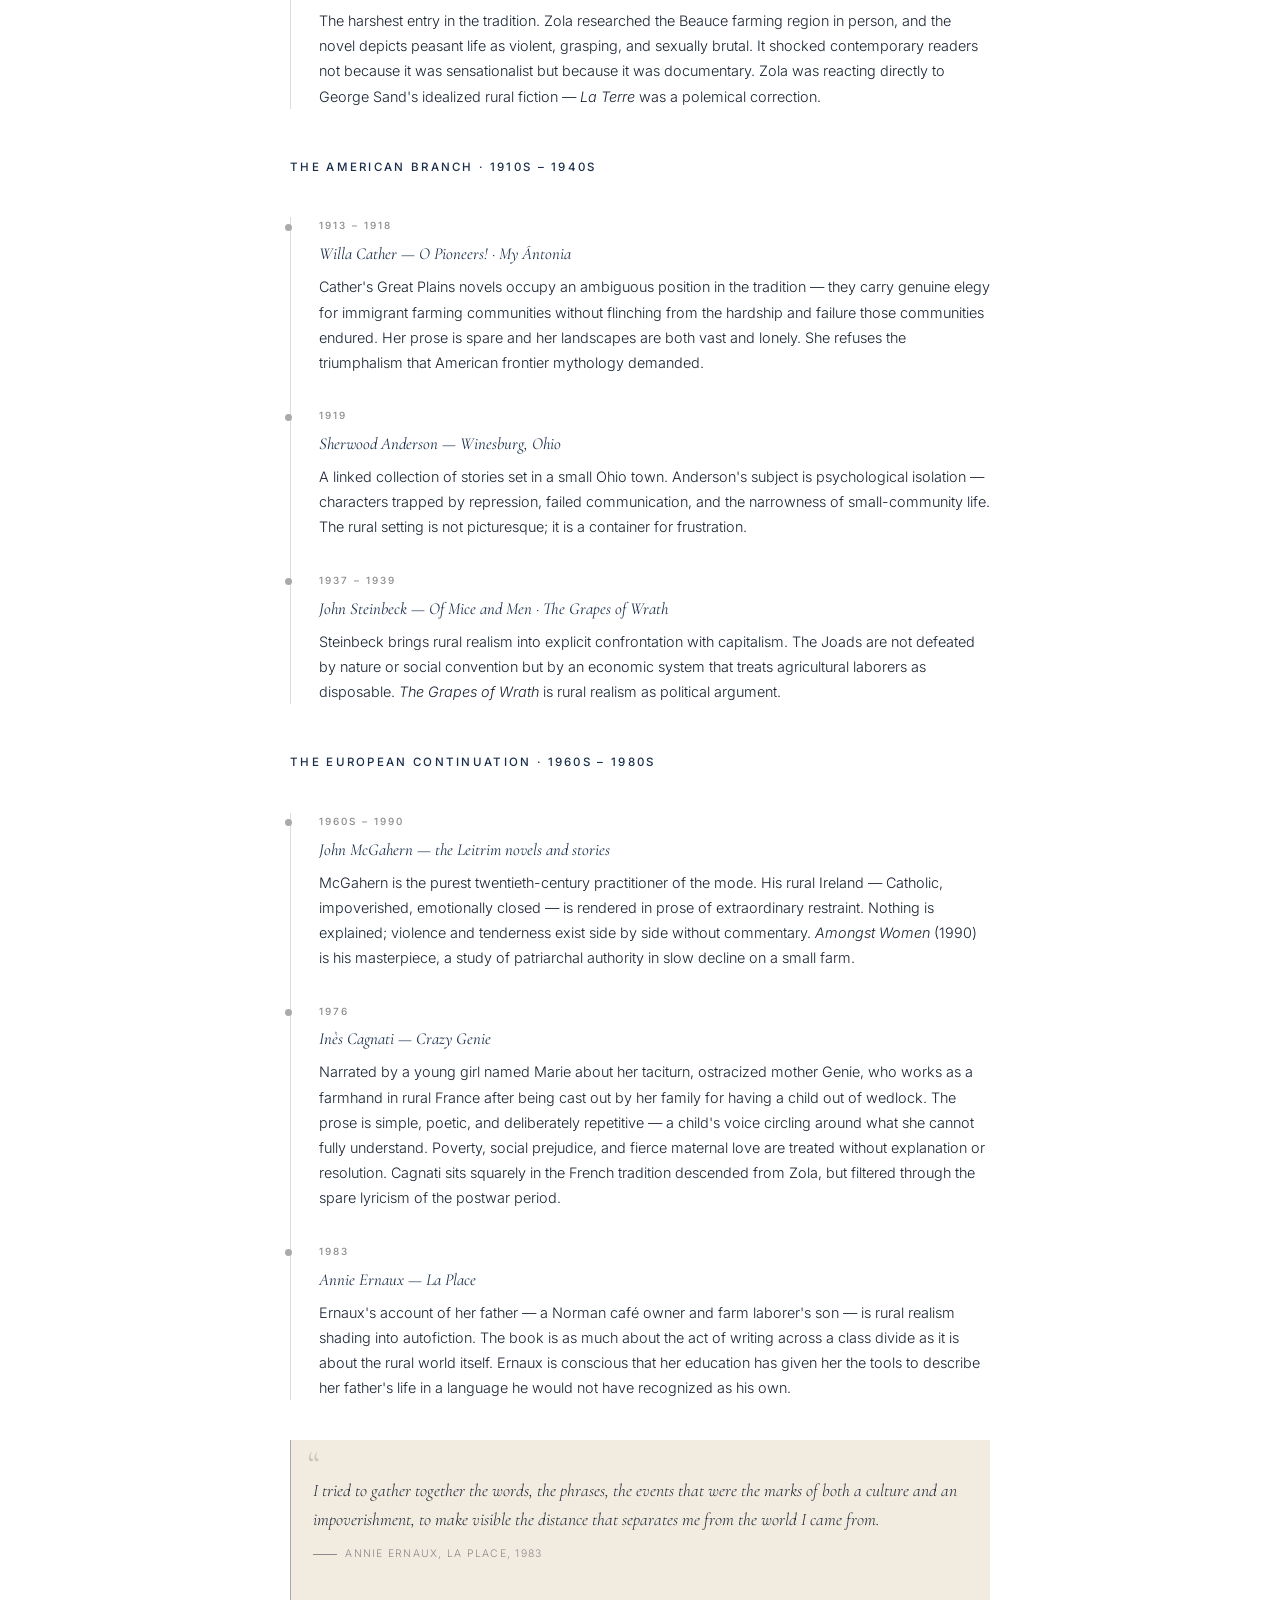
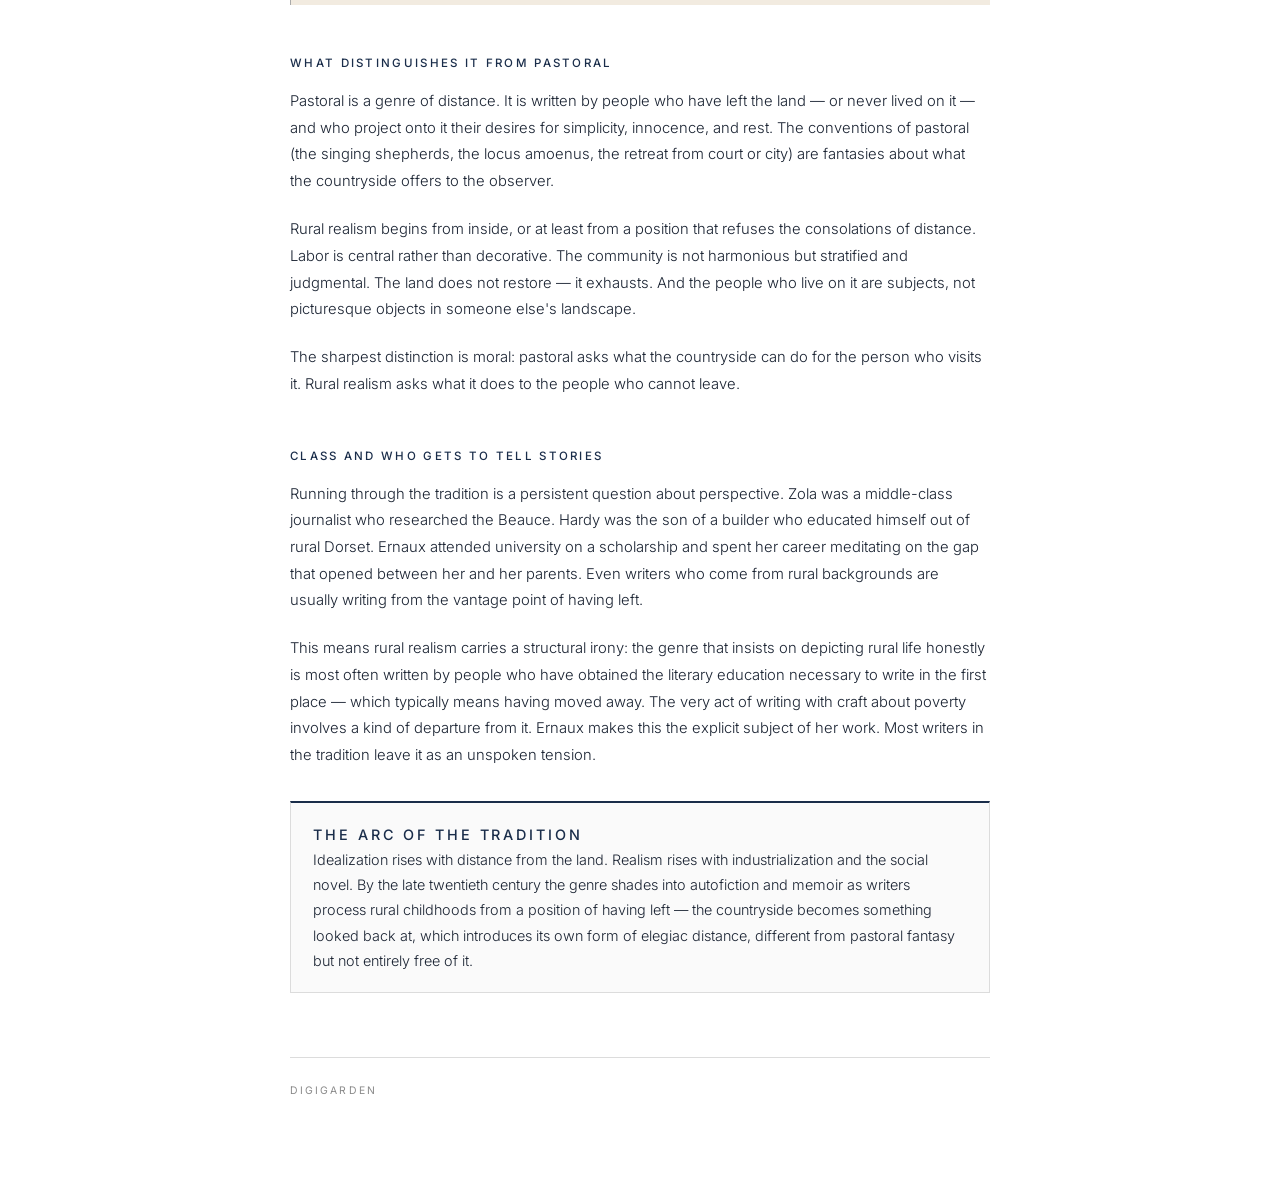
<file: pages/rural-realism-primer.html>
<!DOCTYPE html>
<html lang="en">
<head>
  <meta charset="UTF-8">
  <meta name="viewport" content="width=device-width, initial-scale=1.0">
  <title>primer to rural realism &mdash; DigiGarden</title>
  <link rel="stylesheet" href="../style.css">
  <style>
    .qcard {
      border-left: 1px solid var(--border-dark);
      background: var(--cream);
      padding: 1.25rem 1.4rem;
      margin: 1.75rem 0;
      position: relative;
    }

    .qcard::before {
      content: '\201C';
      position: absolute;
      top: 0.2rem;
      left: 1rem;
      font-size: 2.5rem;
      line-height: 1;
      color: #ccc4b4;
      font-family: 'Cormorant Garamond', Georgia, serif;
      pointer-events: none;
    }

    .qcard blockquote {
      margin: 0 0 0.65rem;
      padding: 0;
      padding-top: 1rem;
      border: none;
      font-family: 'Cormorant Garamond', Georgia, serif;
      font-size: 1.1rem;
      color: var(--text);
      font-style: italic;
      line-height: 1.65;
    }

    .qcard .attribution {
      font-size: 0.65rem;
      letter-spacing: 0.12em;
      text-transform: uppercase;
      color: var(--muted);
      display: flex;
      align-items: center;
      gap: 0.5rem;
    }

    .qcard .attribution::before {
      content: '';
      display: inline-block;
      width: 1.5rem;
      height: 1px;
      background: var(--muted);
      flex-shrink: 0;
    }

    .timeline {
      margin: 2.5rem 0;
      border-left: 1px solid var(--border);
      padding-left: 1.75rem;
    }

    .timeline-entry {
      margin-bottom: 2rem;
      position: relative;
    }

    .timeline-entry::before {
      content: '';
      position: absolute;
      left: -2.1rem;
      top: 0.4rem;
      width: 7px;
      height: 7px;
      border-radius: 50%;
      background: var(--border-dark);
    }

    .timeline-date {
      font-size: 0.62rem;
      font-weight: 500;
      letter-spacing: 0.2em;
      text-transform: uppercase;
      color: var(--muted);
      margin: 0 0 0.25rem;
    }

    .timeline-title {
      font-family: var(--font-display);
      font-size: 1.05rem;
      font-weight: 400;
      font-style: italic;
      color: var(--navy);
      margin: 0 0 0.3rem;
    }

    .timeline-body {
      margin: 0;
      font-size: 0.9rem;
      line-height: 1.75;
    }

    .insight {
      border: 1px solid var(--border);
      border-top: 2px solid var(--navy);
      padding: 1.2rem 1.4rem;
      margin: 2rem 0;
      background: #fafafa;
    }

    .insight-label {
      font-size: 0.62rem;
      font-weight: 500;
      letter-spacing: 0.2em;
      text-transform: uppercase;
      color: var(--navy);
      margin: 0 0 0.5rem;
    }

    .insight p {
      margin: 0;
      font-size: 0.9rem;
      line-height: 1.75;
    }
  </style>
</head>
<body>
  <div class="container">
    <nav><a class="home" href="../index.html">&#8592; DigiGarden</a></nav>

    <article>
      <h1>primer to rural realism</h1>
      <span class="dateline">May 2026</span>

      <p>Rural realism is a literary tradition committed to depicting agricultural and peasant life without idealization. It insists on the physical weight of labor, the grip of poverty, and the cruelty of social judgment in communities where there is nowhere to hide. It is defined as much by what it refuses — the pastoral fantasy, the redemptive arc, the consolation of beautiful landscape — as by what it includes.</p>

      <p>To understand what rural realism is, it helps to understand what it was reacting against.</p>

      <h2>The tradition it displaced &middot; ~270 BC &ndash; 1800s</h2>

      <p>The pastoral tradition begins with the Greek poet Theocritus, whose <em>Idylls</em> (~270 BC) invented the convention of the shepherd as a figure of innocent leisure. Virgil's <em>Eclogues</em> (~37 BC) carried it into Latin literature, and from there it passed into the Renaissance, the Enlightenment, and finally Romanticism. The conceit is always the same: the countryside is a space of moral purity, removed from the corruptions of urban life, where simple people live in harmony with nature and with one another.</p>

      <p>The pastoral was always a genre written by city people for city people. The actual peasant — exhausted, indebted, subject to the weather and the landlord — was not the audience and not really the subject. The shepherd in pastoral poetry is a projection.</p>

      <p>Romanticism gave this tradition new energy. Wordsworth found spiritual restoration in the Lake District. The German Romantics made nature into a philosophical absolute. As the Industrial Revolution accelerated from the 1760s onward and cities became sites of visible squalor and dislocation, the countryside became more urgently needed as a compensatory myth. Rural realism emerged to puncture that myth — not to destroy the love of landscape, but to insist it was being used dishonestly.</p>

      <div class="insight">
        <p class="insight-label">The central tension</p>
        <p>Rural realism never fully resolves the tension between elegizing a disappearing world and refusing to romanticize it. The best writers — Hardy, McGahern, Cagnati — hold both at once. The countryside can be genuinely beautiful and genuinely brutal in the same paragraph.</p>
      </div>

      <h2>The genre takes shape &middot; 1860s &ndash; 1890s</h2>

      <div class="timeline">
        <div class="timeline-entry">
          <p class="timeline-date">1860 &ndash; 1861</p>
          <p class="timeline-title">George Eliot &mdash; The Mill on the Floss · Silas Marner</p>
          <p class="timeline-body">Eliot's rural England is not cruel in the manner of Zola, but it is socially merciless. Community opinion functions as a form of punishment, and the individual — especially a woman who transgresses — finds no escape from its verdict. The countryside here is not peaceful: it is watchful.</p>
        </div>

        <div class="timeline-entry">
          <p class="timeline-date">1874 &ndash; 1895</p>
          <p class="timeline-title">Thomas Hardy &mdash; the Wessex novels</p>
          <p class="timeline-body"><em>Far from the Madding Crowd</em> (1874), <em>The Return of the Native</em> (1878), <em>Tess of the d'Urbervilles</em> (1891), <em>Jude the Obscure</em> (1895). Hardy is the central figure of English rural realism. His Wessex is a place of great beauty that destroys its inhabitants through social convention, bad luck, and the impossibility of self-invention. Nature in Hardy is indifferent — gorgeous, but offering no sympathy.</p>
        </div>

        <div class="timeline-entry">
          <p class="timeline-date">1887</p>
          <p class="timeline-title">Émile Zola &mdash; La Terre</p>
          <p class="timeline-body">The harshest entry in the tradition. Zola researched the Beauce farming region in person, and the novel depicts peasant life as violent, grasping, and sexually brutal. It shocked contemporary readers not because it was sensationalist but because it was documentary. Zola was reacting directly to George Sand's idealized rural fiction — <em>La Terre</em> was a polemical correction.</p>
        </div>
      </div>

      <h2>The American branch &middot; 1910s &ndash; 1940s</h2>

      <div class="timeline">
        <div class="timeline-entry">
          <p class="timeline-date">1913 &ndash; 1918</p>
          <p class="timeline-title">Willa Cather &mdash; O Pioneers! · My Ántonia</p>
          <p class="timeline-body">Cather's Great Plains novels occupy an ambiguous position in the tradition — they carry genuine elegy for immigrant farming communities without flinching from the hardship and failure those communities endured. Her prose is spare and her landscapes are both vast and lonely. She refuses the triumphalism that American frontier mythology demanded.</p>
        </div>

        <div class="timeline-entry">
          <p class="timeline-date">1919</p>
          <p class="timeline-title">Sherwood Anderson &mdash; Winesburg, Ohio</p>
          <p class="timeline-body">A linked collection of stories set in a small Ohio town. Anderson's subject is psychological isolation — characters trapped by repression, failed communication, and the narrowness of small-community life. The rural setting is not picturesque; it is a container for frustration.</p>
        </div>

        <div class="timeline-entry">
          <p class="timeline-date">1937 &ndash; 1939</p>
          <p class="timeline-title">John Steinbeck &mdash; Of Mice and Men · The Grapes of Wrath</p>
          <p class="timeline-body">Steinbeck brings rural realism into explicit confrontation with capitalism. The Joads are not defeated by nature or social convention but by an economic system that treats agricultural laborers as disposable. <em>The Grapes of Wrath</em> is rural realism as political argument.</p>
        </div>
      </div>

      <h2>The European continuation &middot; 1960s &ndash; 1980s</h2>

      <div class="timeline">
        <div class="timeline-entry">
          <p class="timeline-date">1960s &ndash; 1990</p>
          <p class="timeline-title">John McGahern &mdash; the Leitrim novels and stories</p>
          <p class="timeline-body">McGahern is the purest twentieth-century practitioner of the mode. His rural Ireland — Catholic, impoverished, emotionally closed — is rendered in prose of extraordinary restraint. Nothing is explained; violence and tenderness exist side by side without commentary. <em>Amongst Women</em> (1990) is his masterpiece, a study of patriarchal authority in slow decline on a small farm.</p>
        </div>

        <div class="timeline-entry">
          <p class="timeline-date">1976</p>
          <p class="timeline-title">Inès Cagnati &mdash; Crazy Genie</p>
          <p class="timeline-body">Narrated by a young girl named Marie about her taciturn, ostracized mother Genie, who works as a farmhand in rural France after being cast out by her family for having a child out of wedlock. The prose is simple, poetic, and deliberately repetitive — a child's voice circling around what she cannot fully understand. Poverty, social prejudice, and fierce maternal love are treated without explanation or resolution. Cagnati sits squarely in the French tradition descended from Zola, but filtered through the spare lyricism of the postwar period.</p>
        </div>

        <div class="timeline-entry">
          <p class="timeline-date">1983</p>
          <p class="timeline-title">Annie Ernaux &mdash; La Place</p>
          <p class="timeline-body">Ernaux's account of her father — a Norman café owner and farm laborer's son — is rural realism shading into autofiction. The book is as much about the act of writing across a class divide as it is about the rural world itself. Ernaux is conscious that her education has given her the tools to describe her father's life in a language he would not have recognized as his own.</p>
        </div>
      </div>

      <div class="qcard">
        <blockquote>I tried to gather together the words, the phrases, the events that were the marks of both a culture and an impoverishment, to make visible the distance that separates me from the world I came from.</blockquote>
        <p class="attribution">Annie Ernaux, La Place, 1983</p>
      </div>

      <h2>What distinguishes it from pastoral</h2>

      <p>Pastoral is a genre of distance. It is written by people who have left the land — or never lived on it — and who project onto it their desires for simplicity, innocence, and rest. The conventions of pastoral (the singing shepherds, the locus amoenus, the retreat from court or city) are fantasies about what the countryside offers to the observer.</p>

      <p>Rural realism begins from inside, or at least from a position that refuses the consolations of distance. Labor is central rather than decorative. The community is not harmonious but stratified and judgmental. The land does not restore — it exhausts. And the people who live on it are subjects, not picturesque objects in someone else's landscape.</p>

      <p>The sharpest distinction is moral: pastoral asks what the countryside can do for the person who visits it. Rural realism asks what it does to the people who cannot leave.</p>

      <h2>Class and who gets to tell stories</h2>

      <p>Running through the tradition is a persistent question about perspective. Zola was a middle-class journalist who researched the Beauce. Hardy was the son of a builder who educated himself out of rural Dorset. Ernaux attended university on a scholarship and spent her career meditating on the gap that opened between her and her parents. Even writers who come from rural backgrounds are usually writing from the vantage point of having left.</p>

      <p>This means rural realism carries a structural irony: the genre that insists on depicting rural life honestly is most often written by people who have obtained the literary education necessary to write in the first place — which typically means having moved away. The very act of writing with craft about poverty involves a kind of departure from it. Ernaux makes this the explicit subject of her work. Most writers in the tradition leave it as an unspoken tension.</p>

      <div class="insight">
        <p class="insight-label">The arc of the tradition</p>
        <p>Idealization rises with distance from the land. Realism rises with industrialization and the social novel. By the late twentieth century the genre shades into autofiction and memoir as writers process rural childhoods from a position of having left — the countryside becomes something looked back at, which introduces its own form of elegiac distance, different from pastoral fantasy but not entirely free of it.</p>
      </div>

    </article>

    <footer>
      <a href="../index.html">DigiGarden</a>
    </footer>
  </div>
</body>
</html>
</file>
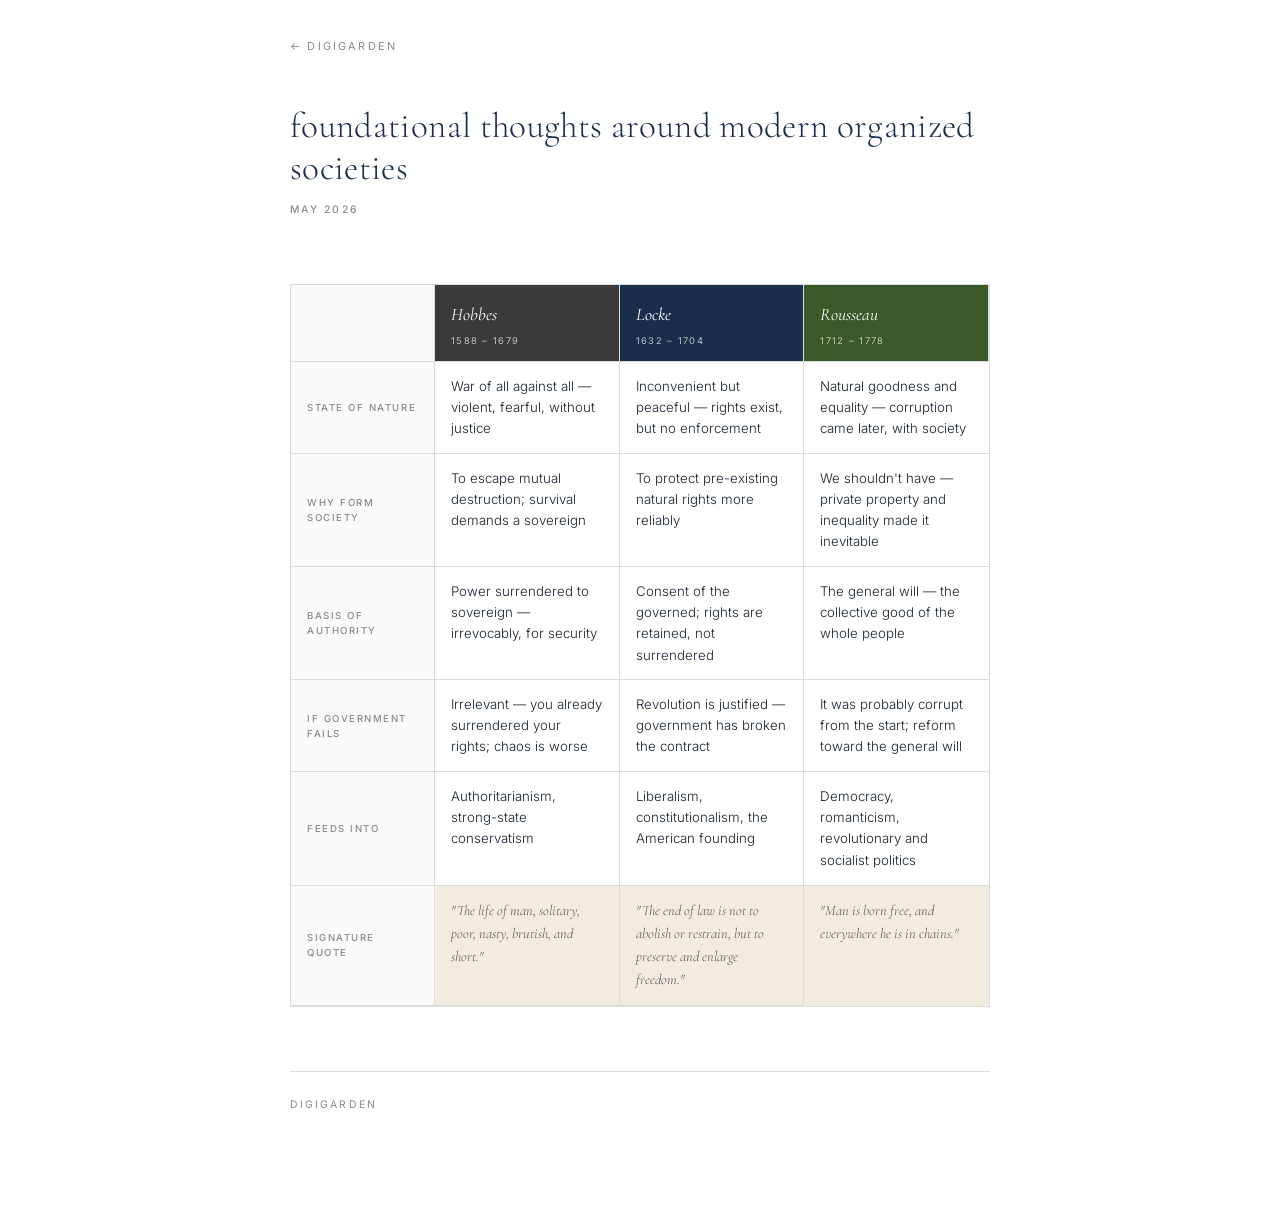
<file: pages/social-contract.html>
<!DOCTYPE html>
<html lang="en">
<head>
  <meta charset="UTF-8">
  <meta name="viewport" content="width=device-width, initial-scale=1.0">
  <title>foundational thoughts around modern organized societies &mdash; DigiGarden</title>
  <link rel="stylesheet" href="../style.css">
  <style>

    .qcard {
      border-left: 1px solid var(--border-dark);
      background: var(--cream);
      padding: 1.25rem 1.4rem;
      margin: 1.75rem 0;
      position: relative;
    }

    .qcard::before {
      content: '\201C';
      position: absolute;
      top: 0.2rem;
      left: 1rem;
      font-size: 2.5rem;
      line-height: 1;
      color: #ccc4b4;
      font-family: 'Cormorant Garamond', Georgia, serif;
      pointer-events: none;
    }

    .qcard blockquote {
      margin: 0 0 0.65rem;
      padding: 0;
      padding-top: 1rem;
      border: none;
      font-family: 'Cormorant Garamond', Georgia, serif;
      font-size: 1.1rem;
      color: var(--text);
      font-style: italic;
      line-height: 1.65;
    }

    .qcard .attribution {
      font-size: 0.65rem;
      letter-spacing: 0.12em;
      text-transform: uppercase;
      color: var(--muted);
      display: flex;
      align-items: center;
      gap: 0.5rem;
    }

    .qcard .attribution::before {
      content: '';
      display: inline-block;
      width: 1.5rem;
      height: 1px;
      background: var(--muted);
      flex-shrink: 0;
    }

    .insight {
      border: 1px solid var(--border);
      border-top: 2px solid var(--navy);
      padding: 1.2rem 1.4rem;
      margin: 2rem 0;
      background: #fafafa;
    }

    .insight-label {
      font-size: 0.62rem;
      font-weight: 500;
      letter-spacing: 0.2em;
      text-transform: uppercase;
      color: var(--navy);
      margin: 0 0 0.5rem;
    }

    .insight p {
      margin: 0;
      font-size: 0.9rem;
      line-height: 1.75;
    }

    /* ── Thinker section header ────────────────────────── */

    .thinker-header {
      margin: 3.5rem 0 0.9rem;
      padding-bottom: 0.6rem;
      border-bottom: 1px solid var(--border);
    }

    .thinker-name {
      font-family: var(--font-display);
      font-size: 1.6rem;
      font-weight: 300;
      font-style: italic;
      color: var(--navy);
      margin: 0 0 0.2rem;
    }

    .thinker-dates {
      font-size: 0.62rem;
      font-weight: 500;
      letter-spacing: 0.2em;
      text-transform: uppercase;
      color: var(--muted);
    }

    /* ── Comparison grid ───────────────────────────────── */

    .compare-wrap {
      margin: 4rem 0 2rem;
      overflow-x: auto;
    }

    .compare-grid {
      display: grid;
      grid-template-columns: 9rem 1fr 1fr 1fr;
      min-width: 560px;
      border: 1px solid var(--border);
    }

    .cg-cell {
      padding: 0.85rem 1rem;
      font-size: 0.83rem;
      line-height: 1.6;
      border-bottom: 1px solid var(--border);
      border-right: 1px solid var(--border);
    }

    .cg-cell:last-child,
    .cg-row:last-child .cg-cell {
      border-bottom: none;
    }

    .cg-cell:nth-child(4n) {
      border-right: none;
    }

    .cg-label {
      font-size: 0.6rem;
      font-weight: 500;
      letter-spacing: 0.16em;
      text-transform: uppercase;
      color: var(--muted);
      background: #fafafa;
      display: flex;
      align-items: center;
    }

    .cg-head {
      font-family: var(--font-display);
      font-size: 1.1rem;
      font-style: italic;
      font-weight: 400;
      color: #fff;
      padding: 0.9rem 1rem 0.7rem;
      border-bottom: 1px solid var(--border);
      border-right: 1px solid var(--border);
    }

    .cg-head:last-child { border-right: none; }

    .cg-head-hobbes  { background: #3a3a3a; }
    .cg-head-locke   { background: var(--navy); }
    .cg-head-rousseau{ background: #3a5828; }

    .cg-head .cg-head-dates {
      display: block;
      font-family: var(--font-body);
      font-size: 0.58rem;
      font-style: normal;
      letter-spacing: 0.14em;
      text-transform: uppercase;
      opacity: 0.7;
      margin-top: 0.15rem;
    }

    .cg-quote {
      font-family: 'Cormorant Garamond', Georgia, serif;
      font-style: italic;
      font-size: 0.9rem;
      line-height: 1.6;
      color: var(--muted-dark);
      background: var(--cream);
    }

    .cg-row { display: contents; }

  </style>
</head>
<body>
  <div class="container">
    <nav><a class="home" href="../index.html">&#8592; DigiGarden</a></nav>

    <article>
      <h1>foundational thoughts around modern organized societies</h1>
      <span class="dateline">May 2026</span>

      <!-- ── Comparison grid ────────────────────────────── -->

      <div class="compare-wrap">
        <div class="compare-grid">

          <div class="cg-cell cg-label" style="background:#fafafa; border-right: 1px solid var(--border);"></div>
          <div class="cg-head cg-head-hobbes">Hobbes <span class="cg-head-dates">1588 &ndash; 1679</span></div>
          <div class="cg-head cg-head-locke">Locke <span class="cg-head-dates">1632 &ndash; 1704</span></div>
          <div class="cg-head cg-head-rousseau">Rousseau <span class="cg-head-dates">1712 &ndash; 1778</span></div>

          <div class="cg-cell cg-label">State of nature</div>
          <div class="cg-cell">War of all against all — violent, fearful, without justice</div>
          <div class="cg-cell">Inconvenient but peaceful — rights exist, but no enforcement</div>
          <div class="cg-cell">Natural goodness and equality — corruption came later, with society</div>

          <div class="cg-cell cg-label">Why form society</div>
          <div class="cg-cell">To escape mutual destruction; survival demands a sovereign</div>
          <div class="cg-cell">To protect pre-existing natural rights more reliably</div>
          <div class="cg-cell">We shouldn't have — private property and inequality made it inevitable</div>

          <div class="cg-cell cg-label">Basis of authority</div>
          <div class="cg-cell">Power surrendered to sovereign — irrevocably, for security</div>
          <div class="cg-cell">Consent of the governed; rights are retained, not surrendered</div>
          <div class="cg-cell">The general will — the collective good of the whole people</div>

          <div class="cg-cell cg-label">If government fails</div>
          <div class="cg-cell">Irrelevant — you already surrendered your rights; chaos is worse</div>
          <div class="cg-cell">Revolution is justified — government has broken the contract</div>
          <div class="cg-cell">It was probably corrupt from the start; reform toward the general will</div>

          <div class="cg-cell cg-label">Feeds into</div>
          <div class="cg-cell">Authoritarianism, strong-state conservatism</div>
          <div class="cg-cell">Liberalism, constitutionalism, the American founding</div>
          <div class="cg-cell">Democracy, romanticism, revolutionary and socialist politics</div>

          <div class="cg-cell cg-label">Signature quote</div>
          <div class="cg-cell cg-quote">"The life of man, solitary, poor, nasty, brutish, and short."</div>
          <div class="cg-cell cg-quote">"The end of law is not to abolish or restrain, but to preserve and enlarge freedom."</div>
          <div class="cg-cell cg-quote">"Man is born free, and everywhere he is in chains."</div>

        </div>
      </div>

    </article>

    <footer>
      <a href="../index.html">DigiGarden</a>
    </footer>
  </div>
</body>
</html>
</file>
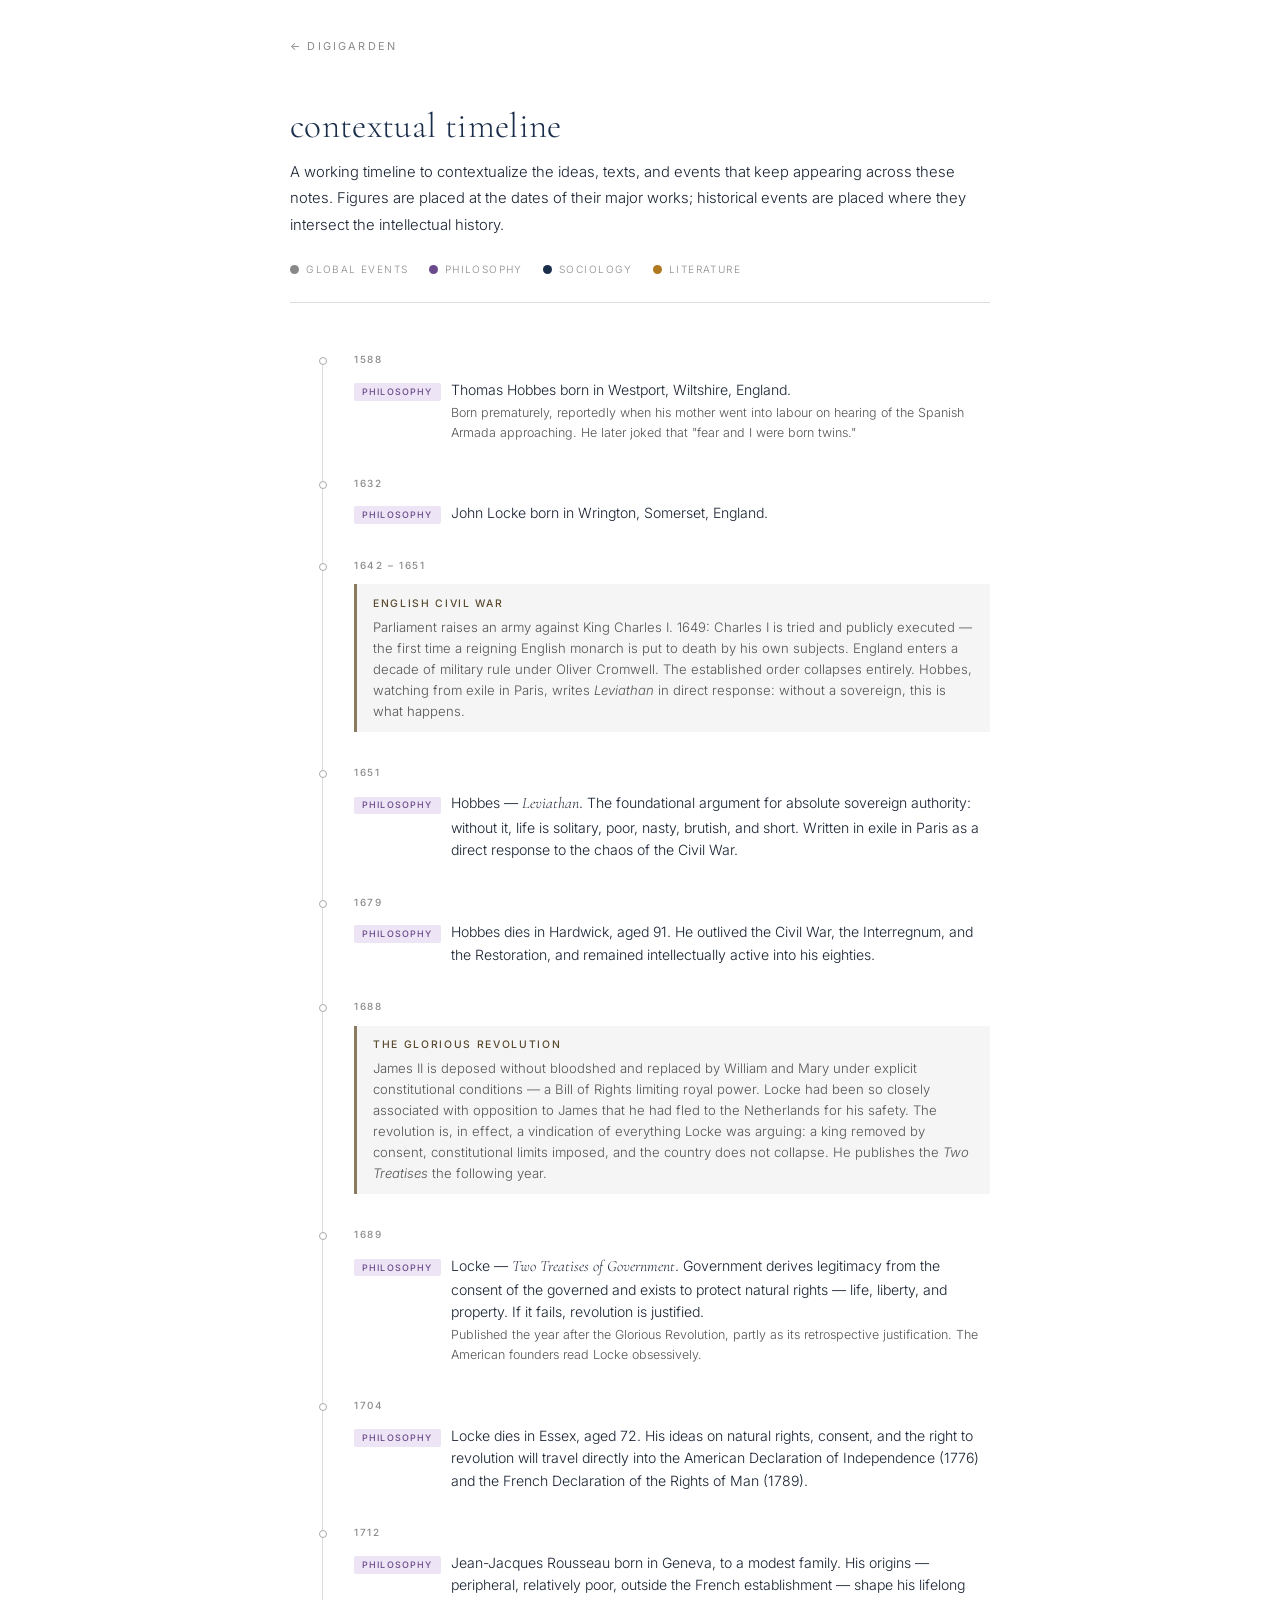
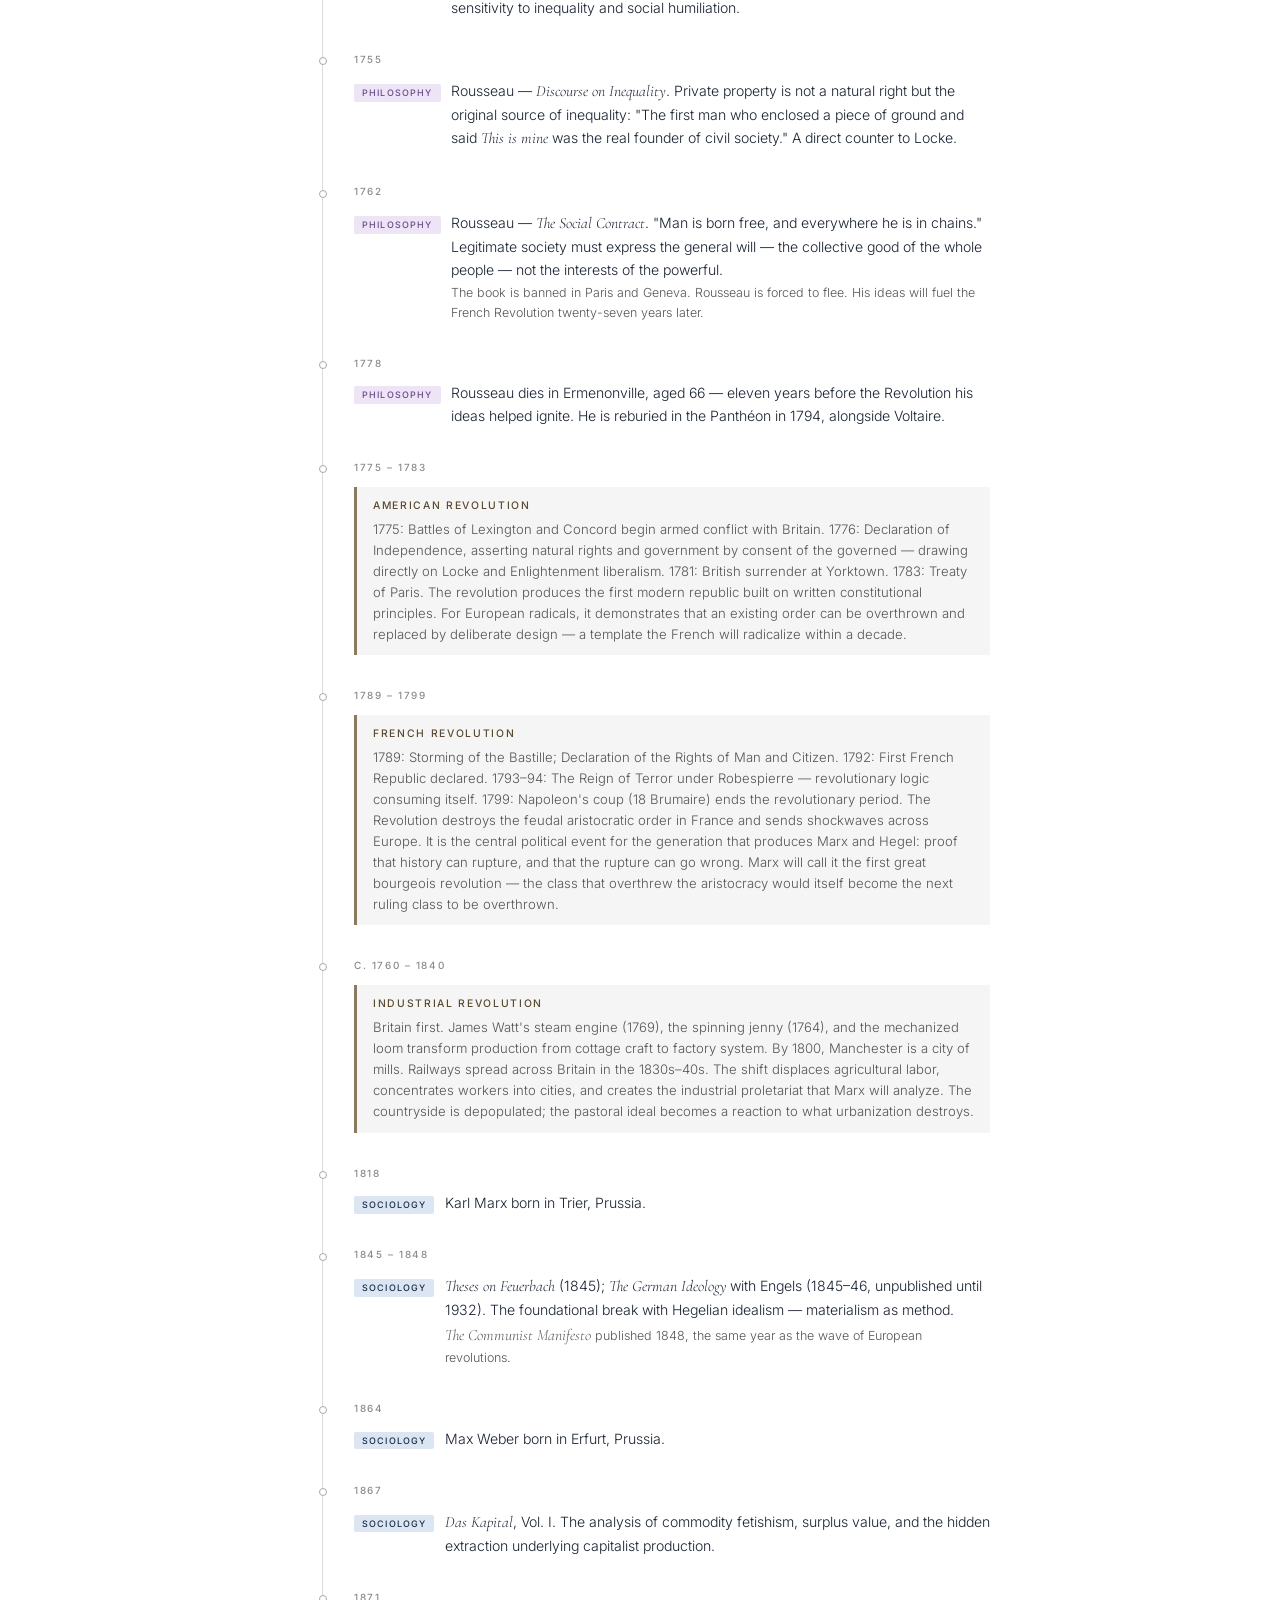
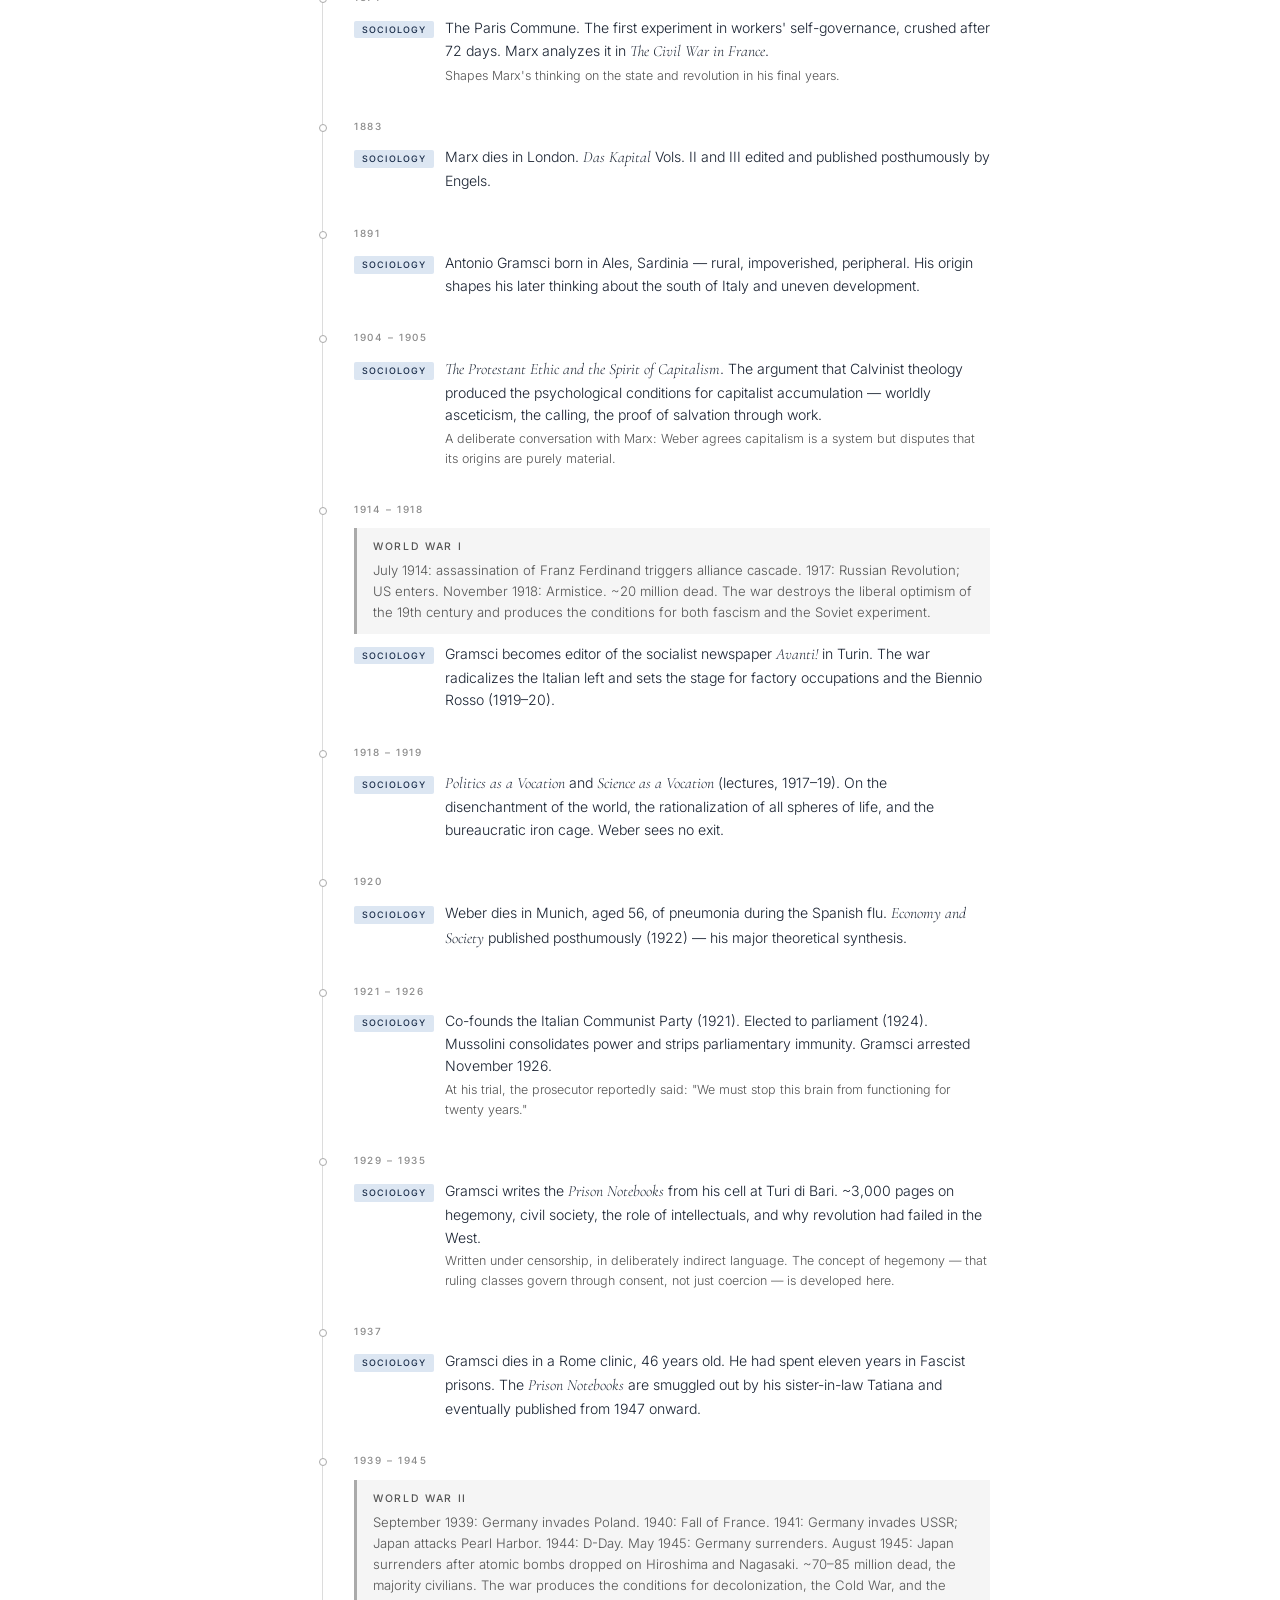
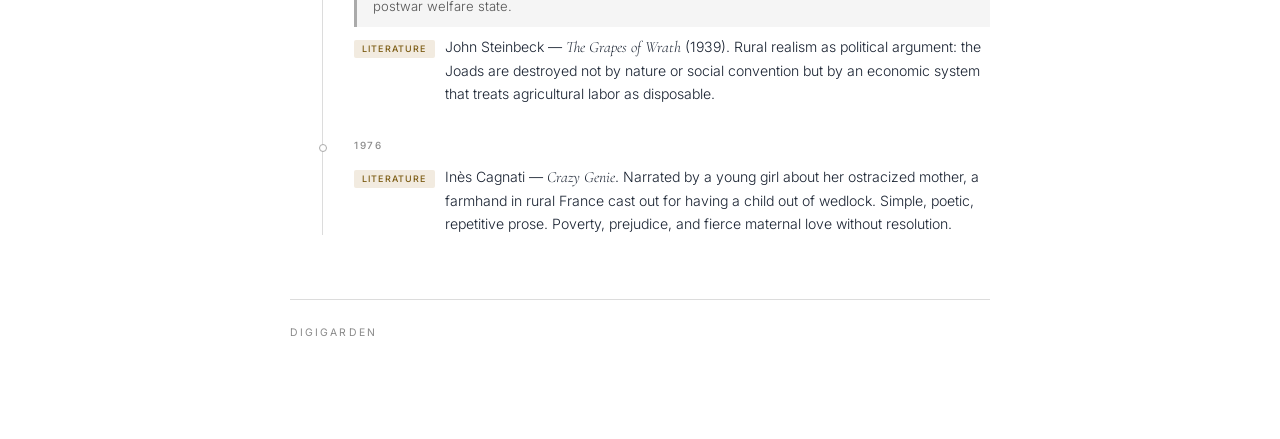
<file: pages/timeline.html>
<!DOCTYPE html>
<html lang="en">
<head>
  <meta charset="UTF-8">
  <meta name="viewport" content="width=device-width, initial-scale=1.0">
  <title>contextual timeline &mdash; DigiGarden</title>
  <link rel="stylesheet" href="../style.css">
  <style>

    .legend {
      display: flex;
      flex-wrap: wrap;
      gap: 0.5rem 1.25rem;
      margin-bottom: 3rem;
      padding-bottom: 1.5rem;
      border-bottom: 1px solid var(--border);
    }

    .legend-item {
      display: flex;
      align-items: center;
      gap: 0.45rem;
      font-size: 0.63rem;
      letter-spacing: 0.14em;
      text-transform: uppercase;
      color: var(--muted);
    }

    .legend-pip {
      width: 9px;
      height: 9px;
      border-radius: 50%;
      flex-shrink: 0;
    }

    .pip-event      { background: #888888; }
    .pip-sociologist{ background: #1a2d4a; }
    .pip-philosophy { background: #6a4a8a; }
    .pip-author     { background: #b07820; }

    /* ── Timeline scaffold ─────────────────────────────── */

    .tl {
      position: relative;
      padding-left: 4rem;
    }

    .tl::before {
      content: '';
      position: absolute;
      left: 2rem;
      top: 0.5rem;
      bottom: 0;
      width: 1px;
      background: var(--border);
    }

    /* ── Year node ─────────────────────────────────────── */

    .tl-node {
      position: relative;
      margin-bottom: 2rem;
    }

    .tl-node::before {
      content: '';
      position: absolute;
      left: -2.18rem;
      top: 0.38rem;
      width: 8px;
      height: 8px;
      border-radius: 50%;
      background: #fff;
      border: 1.5px solid var(--border-dark);
    }

    .tl-year {
      font-size: 0.62rem;
      font-weight: 500;
      letter-spacing: 0.16em;
      text-transform: uppercase;
      color: var(--muted);
      margin: 0 0 0.6rem;
    }

    /* ── War span block ────────────────────────────────── */

    .tl-war {
      border-left: 3px solid #aaa;
      background: #f5f5f5;
      padding: 0.65rem 1rem;
      margin-bottom: 0.5rem;
    }

    .tl-war-label {
      font-size: 0.65rem;
      font-weight: 500;
      letter-spacing: 0.16em;
      text-transform: uppercase;
      color: #555;
      margin: 0 0 0.2rem;
    }

    .tl-war-detail {
      font-size: 0.82rem;
      color: var(--muted-dark);
      margin: 0;
      line-height: 1.6;
    }

    /* ── Event row ─────────────────────────────────────── */

    .tl-event {
      display: flex;
      gap: 0.65rem;
      align-items: baseline;
      margin-bottom: 0.55rem;
      line-height: 1.55;
    }

    .tl-tag {
      display: inline-block;
      font-size: 0.56rem;
      font-weight: 500;
      letter-spacing: 0.13em;
      text-transform: uppercase;
      padding: 0.12rem 0.5rem;
      border-radius: 2px;
      white-space: nowrap;
      flex-shrink: 0;
      margin-top: 0.1rem;
    }

    .tag-sociologist { background: #dce6f2; color: #1a2d4a; }
    .tag-philosophy  { background: #ede5f5; color: #6a4a8a; }
    .tag-author      { background: #f2ebe0; color: #7a5a10; }

    .tl-text {
      font-size: 0.88rem;
      line-height: 1.6;
    }

    .tl-text em {
      font-family: var(--font-display);
      font-size: 0.98rem;
    }

    .tl-note {
      font-size: 0.78rem;
      color: var(--muted-dark);
      display: block;
      margin-top: 0.1rem;
    }

  </style>
</head>
<body>
  <div class="container">
    <nav><a class="home" href="../index.html">&#8592; DigiGarden</a></nav>

    <article>
      <h1>contextual timeline</h1>

      <p>A working timeline to contextualize the ideas, texts, and events that keep appearing across these notes. Figures are placed at the dates of their major works; historical events are placed where they intersect the intellectual history.</p>

      <div class="legend">
        <span class="legend-item"><span class="legend-pip pip-event"></span>Global Events</span>
        <span class="legend-item"><span class="legend-pip pip-philosophy"></span>Philosophy</span>
        <span class="legend-item"><span class="legend-pip pip-sociologist"></span>Sociology</span>
        <span class="legend-item"><span class="legend-pip pip-author"></span>Literature</span>
      </div>

      <div class="tl">

        <div class="tl-node">
          <p class="tl-year">1588</p>
          <div class="tl-event">
            <span class="tl-tag tag-philosophy">Philosophy</span>
            <span class="tl-text">Thomas Hobbes born in Westport, Wiltshire, England.
              <span class="tl-note">Born prematurely, reportedly when his mother went into labour on hearing of the Spanish Armada approaching. He later joked that "fear and I were born twins."</span>
            </span>
          </div>
        </div>

        <div class="tl-node">
          <p class="tl-year">1632</p>
          <div class="tl-event">
            <span class="tl-tag tag-philosophy">Philosophy</span>
            <span class="tl-text">John Locke born in Wrington, Somerset, England.</span>
          </div>
        </div>

        <div class="tl-node">
          <p class="tl-year">1642 &ndash; 1651</p>
          <div class="tl-war" style="border-color: #8a7a60;">
            <p class="tl-war-label" style="color: #5a4a30;">English Civil War</p>
            <p class="tl-war-detail">Parliament raises an army against King Charles I. 1649: Charles I is tried and publicly executed — the first time a reigning English monarch is put to death by his own subjects. England enters a decade of military rule under Oliver Cromwell. The established order collapses entirely. Hobbes, watching from exile in Paris, writes <em>Leviathan</em> in direct response: without a sovereign, this is what happens.</p>
          </div>
        </div>

        <div class="tl-node">
          <p class="tl-year">1651</p>
          <div class="tl-event">
            <span class="tl-tag tag-philosophy">Philosophy</span>
            <span class="tl-text">Hobbes &mdash; <em>Leviathan</em>. The foundational argument for absolute sovereign authority: without it, life is solitary, poor, nasty, brutish, and short. Written in exile in Paris as a direct response to the chaos of the Civil War.</span>
          </div>
        </div>

        <div class="tl-node">
          <p class="tl-year">1679</p>
          <div class="tl-event">
            <span class="tl-tag tag-philosophy">Philosophy</span>
            <span class="tl-text">Hobbes dies in Hardwick, aged 91. He outlived the Civil War, the Interregnum, and the Restoration, and remained intellectually active into his eighties.</span>
          </div>
        </div>

        <div class="tl-node">
          <p class="tl-year">1688</p>
          <div class="tl-war" style="border-color: #8a7a60;">
            <p class="tl-war-label" style="color: #5a4a30;">The Glorious Revolution</p>
            <p class="tl-war-detail">James II is deposed without bloodshed and replaced by William and Mary under explicit constitutional conditions — a Bill of Rights limiting royal power. Locke had been so closely associated with opposition to James that he had fled to the Netherlands for his safety. The revolution is, in effect, a vindication of everything Locke was arguing: a king removed by consent, constitutional limits imposed, and the country does not collapse. He publishes the <em>Two Treatises</em> the following year.</p>
          </div>
        </div>

        <div class="tl-node">
          <p class="tl-year">1689</p>
          <div class="tl-event">
            <span class="tl-tag tag-philosophy">Philosophy</span>
            <span class="tl-text">Locke &mdash; <em>Two Treatises of Government</em>. Government derives legitimacy from the consent of the governed and exists to protect natural rights — life, liberty, and property. If it fails, revolution is justified.
              <span class="tl-note">Published the year after the Glorious Revolution, partly as its retrospective justification. The American founders read Locke obsessively.</span>
            </span>
          </div>
        </div>

        <div class="tl-node">
          <p class="tl-year">1704</p>
          <div class="tl-event">
            <span class="tl-tag tag-philosophy">Philosophy</span>
            <span class="tl-text">Locke dies in Essex, aged 72. His ideas on natural rights, consent, and the right to revolution will travel directly into the American Declaration of Independence (1776) and the French Declaration of the Rights of Man (1789).</span>
          </div>
        </div>

        <div class="tl-node">
          <p class="tl-year">1712</p>
          <div class="tl-event">
            <span class="tl-tag tag-philosophy">Philosophy</span>
            <span class="tl-text">Jean-Jacques Rousseau born in Geneva, to a modest family. His origins — peripheral, relatively poor, outside the French establishment — shape his lifelong sensitivity to inequality and social humiliation.</span>
          </div>
        </div>

        <div class="tl-node">
          <p class="tl-year">1755</p>
          <div class="tl-event">
            <span class="tl-tag tag-philosophy">Philosophy</span>
            <span class="tl-text">Rousseau &mdash; <em>Discourse on Inequality</em>. Private property is not a natural right but the original source of inequality: "The first man who enclosed a piece of ground and said <em>This is mine</em> was the real founder of civil society." A direct counter to Locke.</span>
          </div>
        </div>

        <div class="tl-node">
          <p class="tl-year">1762</p>
          <div class="tl-event">
            <span class="tl-tag tag-philosophy">Philosophy</span>
            <span class="tl-text">Rousseau &mdash; <em>The Social Contract</em>. "Man is born free, and everywhere he is in chains." Legitimate society must express the general will — the collective good of the whole people — not the interests of the powerful.
              <span class="tl-note">The book is banned in Paris and Geneva. Rousseau is forced to flee. His ideas will fuel the French Revolution twenty-seven years later.</span>
            </span>
          </div>
        </div>

        <div class="tl-node">
          <p class="tl-year">1778</p>
          <div class="tl-event">
            <span class="tl-tag tag-philosophy">Philosophy</span>
            <span class="tl-text">Rousseau dies in Ermenonville, aged 66 — eleven years before the Revolution his ideas helped ignite. He is reburied in the Panthéon in 1794, alongside Voltaire.</span>
          </div>
        </div>

        <div class="tl-node">
          <p class="tl-year">1775 &ndash; 1783</p>
          <div class="tl-war" style="border-color: #8a7a60;">
            <p class="tl-war-label" style="color: #5a4a30;">American Revolution</p>
            <p class="tl-war-detail">1775: Battles of Lexington and Concord begin armed conflict with Britain. 1776: Declaration of Independence, asserting natural rights and government by consent of the governed &mdash; drawing directly on Locke and Enlightenment liberalism. 1781: British surrender at Yorktown. 1783: Treaty of Paris. The revolution produces the first modern republic built on written constitutional principles. For European radicals, it demonstrates that an existing order can be overthrown and replaced by deliberate design &mdash; a template the French will radicalize within a decade.</p>
          </div>
        </div>

        <div class="tl-node">
          <p class="tl-year">1789 &ndash; 1799</p>
          <div class="tl-war" style="border-color: #8a7a60;">
            <p class="tl-war-label" style="color: #5a4a30;">French Revolution</p>
            <p class="tl-war-detail">1789: Storming of the Bastille; Declaration of the Rights of Man and Citizen. 1792: First French Republic declared. 1793&ndash;94: The Reign of Terror under Robespierre &mdash; revolutionary logic consuming itself. 1799: Napoleon's coup (18 Brumaire) ends the revolutionary period. The Revolution destroys the feudal aristocratic order in France and sends shockwaves across Europe. It is the central political event for the generation that produces Marx and Hegel: proof that history can rupture, and that the rupture can go wrong. Marx will call it the first great bourgeois revolution &mdash; the class that overthrew the aristocracy would itself become the next ruling class to be overthrown.</p>
          </div>
        </div>

        <div class="tl-node">
          <p class="tl-year">c. 1760 &ndash; 1840</p>
          <div class="tl-war" style="border-color: #8a7a60;">
            <p class="tl-war-label" style="color: #5a4a30;">Industrial Revolution</p>
            <p class="tl-war-detail">Britain first. James Watt's steam engine (1769), the spinning jenny (1764), and the mechanized loom transform production from cottage craft to factory system. By 1800, Manchester is a city of mills. Railways spread across Britain in the 1830s&ndash;40s. The shift displaces agricultural labor, concentrates workers into cities, and creates the industrial proletariat that Marx will analyze. The countryside is depopulated; the pastoral ideal becomes a reaction to what urbanization destroys.</p>
          </div>
        </div>

        <div class="tl-node">
          <p class="tl-year">1818</p>
          <div class="tl-event">
            <span class="tl-tag tag-sociologist">Sociology</span>
            <span class="tl-text">Karl Marx born in Trier, Prussia.</span>
          </div>
        </div>

        <div class="tl-node">
          <p class="tl-year">1845 &ndash; 1848</p>
          <div class="tl-event">
            <span class="tl-tag tag-sociologist">Sociology</span>
            <span class="tl-text"><em>Theses on Feuerbach</em> (1845); <em>The German Ideology</em> with Engels (1845&ndash;46, unpublished until 1932). The foundational break with Hegelian idealism &mdash; materialism as method.
              <span class="tl-note"><em>The Communist Manifesto</em> published 1848, the same year as the wave of European revolutions.</span>
            </span>
          </div>
        </div>

        <div class="tl-node">
          <p class="tl-year">1864</p>
          <div class="tl-event">
            <span class="tl-tag tag-sociologist">Sociology</span>
            <span class="tl-text">Max Weber born in Erfurt, Prussia.</span>
          </div>
        </div>

        <div class="tl-node">
          <p class="tl-year">1867</p>
          <div class="tl-event">
            <span class="tl-tag tag-sociologist">Sociology</span>
            <span class="tl-text"><em>Das Kapital</em>, Vol. I. The analysis of commodity fetishism, surplus value, and the hidden extraction underlying capitalist production.</span>
          </div>
        </div>

        <div class="tl-node">
          <p class="tl-year">1871</p>
          <div class="tl-event">
            <span class="tl-tag tag-sociologist">Sociology</span>
            <span class="tl-text">The Paris Commune. The first experiment in workers' self-governance, crushed after 72 days. Marx analyzes it in <em>The Civil War in France</em>.
              <span class="tl-note">Shapes Marx's thinking on the state and revolution in his final years.</span>
            </span>
          </div>
        </div>

        <div class="tl-node">
          <p class="tl-year">1883</p>
          <div class="tl-event">
            <span class="tl-tag tag-sociologist">Sociology</span>
            <span class="tl-text">Marx dies in London. <em>Das Kapital</em> Vols. II and III edited and published posthumously by Engels.</span>
          </div>
        </div>

        <div class="tl-node">
          <p class="tl-year">1891</p>
          <div class="tl-event">
            <span class="tl-tag tag-sociologist">Sociology</span>
            <span class="tl-text">Antonio Gramsci born in Ales, Sardinia &mdash; rural, impoverished, peripheral. His origin shapes his later thinking about the south of Italy and uneven development.</span>
          </div>
        </div>

        <div class="tl-node">
          <p class="tl-year">1904 &ndash; 1905</p>
          <div class="tl-event">
            <span class="tl-tag tag-sociologist">Sociology</span>
            <span class="tl-text"><em>The Protestant Ethic and the Spirit of Capitalism</em>. The argument that Calvinist theology produced the psychological conditions for capitalist accumulation &mdash; worldly asceticism, the calling, the proof of salvation through work.
              <span class="tl-note">A deliberate conversation with Marx: Weber agrees capitalism is a system but disputes that its origins are purely material.</span>
            </span>
          </div>
        </div>

        <div class="tl-node">
          <p class="tl-year">1914 &ndash; 1918</p>
          <div class="tl-war">
            <p class="tl-war-label">World War I</p>
            <p class="tl-war-detail">July 1914: assassination of Franz Ferdinand triggers alliance cascade. 1917: Russian Revolution; US enters. November 1918: Armistice. ~20 million dead. The war destroys the liberal optimism of the 19th century and produces the conditions for both fascism and the Soviet experiment.</p>
          </div>
          <div class="tl-event">
            <span class="tl-tag tag-sociologist">Sociology</span>
            <span class="tl-text">Gramsci becomes editor of the socialist newspaper <em>Avanti!</em> in Turin. The war radicalizes the Italian left and sets the stage for factory occupations and the Biennio Rosso (1919&ndash;20).</span>
          </div>
        </div>

        <div class="tl-node">
          <p class="tl-year">1918 &ndash; 1919</p>
          <div class="tl-event">
            <span class="tl-tag tag-sociologist">Sociology</span>
            <span class="tl-text"><em>Politics as a Vocation</em> and <em>Science as a Vocation</em> (lectures, 1917&ndash;19). On the disenchantment of the world, the rationalization of all spheres of life, and the bureaucratic iron cage. Weber sees no exit.
            </span>
          </div>
        </div>

        <div class="tl-node">
          <p class="tl-year">1920</p>
          <div class="tl-event">
            <span class="tl-tag tag-sociologist">Sociology</span>
            <span class="tl-text">Weber dies in Munich, aged 56, of pneumonia during the Spanish flu. <em>Economy and Society</em> published posthumously (1922) &mdash; his major theoretical synthesis.</span>
          </div>
        </div>

        <div class="tl-node">
          <p class="tl-year">1921 &ndash; 1926</p>
          <div class="tl-event">
            <span class="tl-tag tag-sociologist">Sociology</span>
            <span class="tl-text">Co-founds the Italian Communist Party (1921). Elected to parliament (1924). Mussolini consolidates power and strips parliamentary immunity. Gramsci arrested November 1926.
              <span class="tl-note">At his trial, the prosecutor reportedly said: "We must stop this brain from functioning for twenty years."</span>
            </span>
          </div>
        </div>

        <div class="tl-node">
          <p class="tl-year">1929 &ndash; 1935</p>
          <div class="tl-event">
            <span class="tl-tag tag-sociologist">Sociology</span>
            <span class="tl-text">Gramsci writes the <em>Prison Notebooks</em> from his cell at Turi di Bari. ~3,000 pages on hegemony, civil society, the role of intellectuals, and why revolution had failed in the West.
              <span class="tl-note">Written under censorship, in deliberately indirect language. The concept of hegemony &mdash; that ruling classes govern through consent, not just coercion &mdash; is developed here.</span>
            </span>
          </div>
        </div>

        <div class="tl-node">
          <p class="tl-year">1937</p>
          <div class="tl-event">
            <span class="tl-tag tag-sociologist">Sociology</span>
            <span class="tl-text">Gramsci dies in a Rome clinic, 46 years old. He had spent eleven years in Fascist prisons. The <em>Prison Notebooks</em> are smuggled out by his sister-in-law Tatiana and eventually published from 1947 onward.</span>
          </div>
        </div>

        <div class="tl-node">
          <p class="tl-year">1939 &ndash; 1945</p>
          <div class="tl-war">
            <p class="tl-war-label">World War II</p>
            <p class="tl-war-detail">September 1939: Germany invades Poland. 1940: Fall of France. 1941: Germany invades USSR; Japan attacks Pearl Harbor. 1944: D-Day. May 1945: Germany surrenders. August 1945: Japan surrenders after atomic bombs dropped on Hiroshima and Nagasaki. ~70&ndash;85 million dead, the majority civilians. The war produces the conditions for decolonization, the Cold War, and the postwar welfare state.</p>
          </div>
          <div class="tl-event">
            <span class="tl-tag tag-author">Literature</span>
            <span class="tl-text">John Steinbeck &mdash; <em>The Grapes of Wrath</em> (1939). Rural realism as political argument: the Joads are destroyed not by nature or social convention but by an economic system that treats agricultural labor as disposable.</span>
          </div>
        </div>

        <div class="tl-node">
          <p class="tl-year">1976</p>
          <div class="tl-event">
            <span class="tl-tag tag-author">Literature</span>
            <span class="tl-text">Inès Cagnati &mdash; <em>Crazy Genie</em>. Narrated by a young girl about her ostracized mother, a farmhand in rural France cast out for having a child out of wedlock. Simple, poetic, repetitive prose. Poverty, prejudice, and fierce maternal love without resolution.</span>
          </div>
        </div>


      </div>
    </article>

    <footer>
      <a href="../index.html">DigiGarden</a>
    </footer>
  </div>
</body>
</html>
</file>
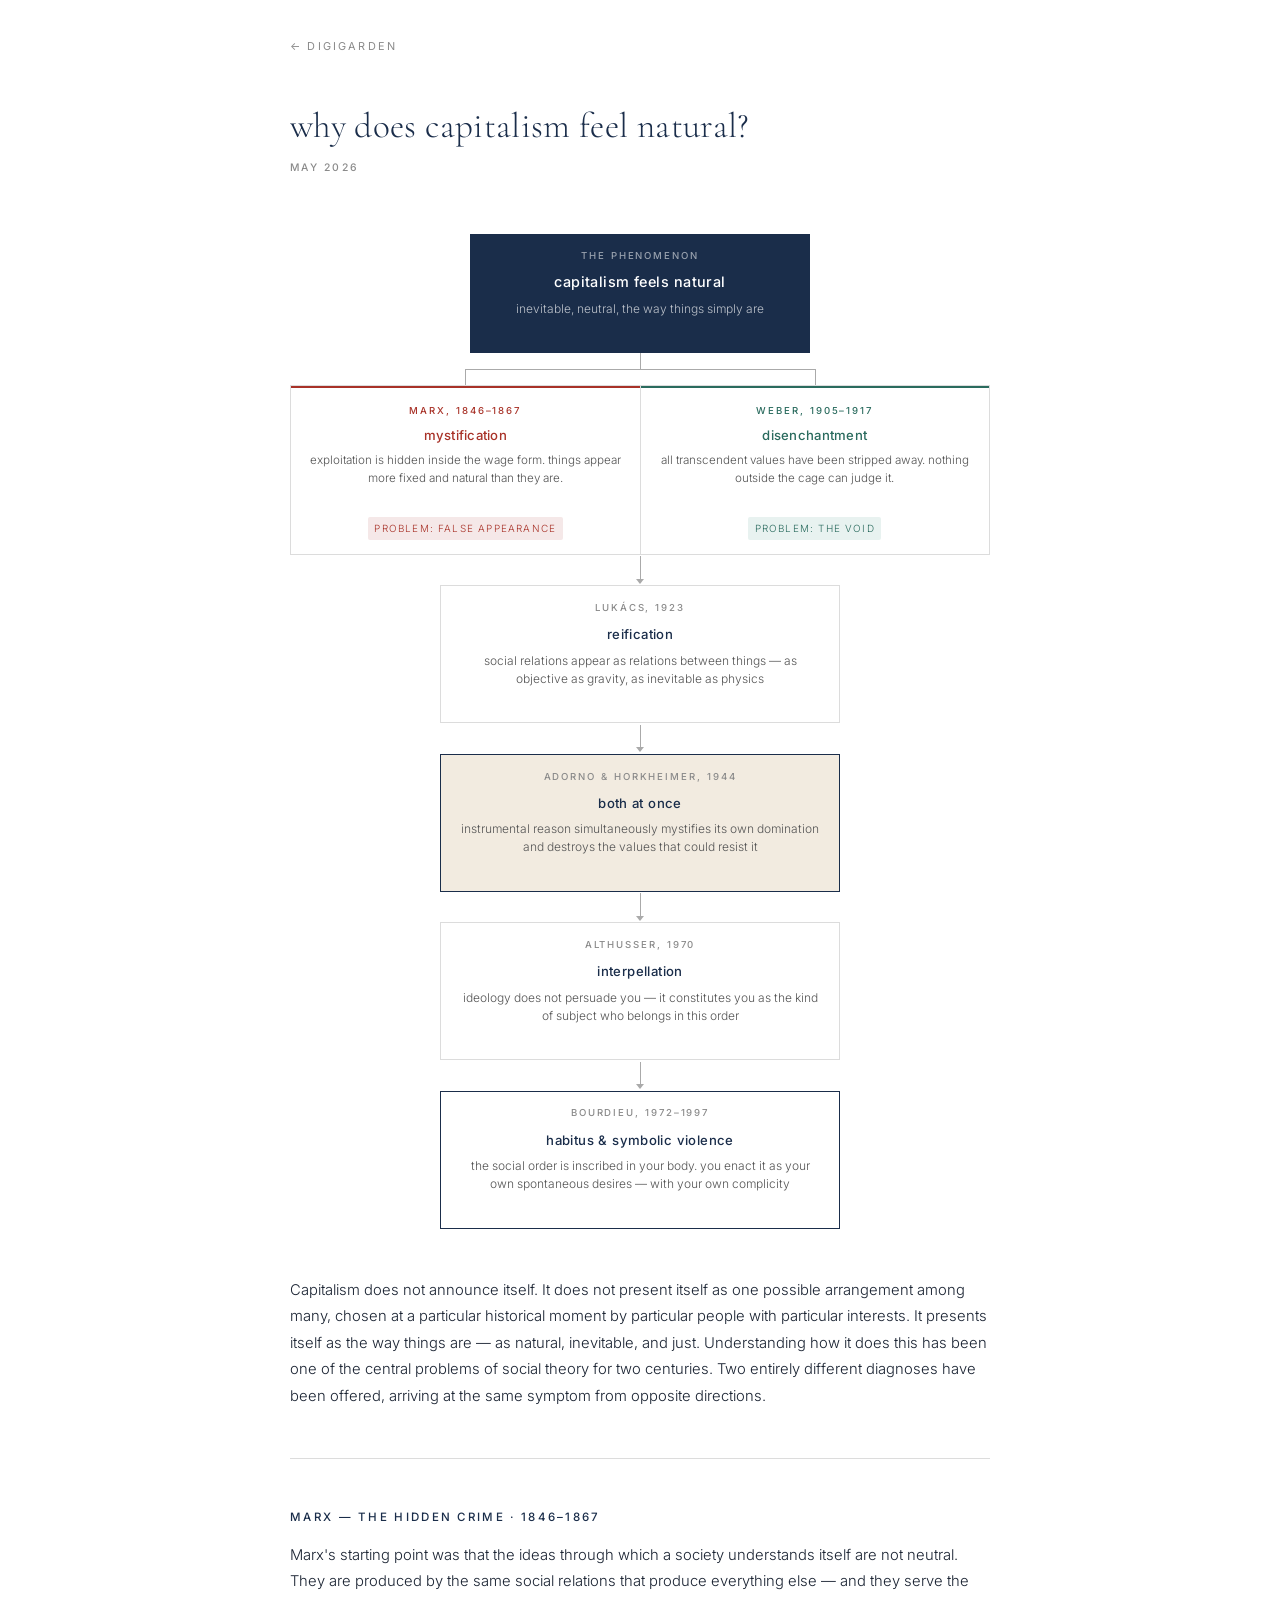
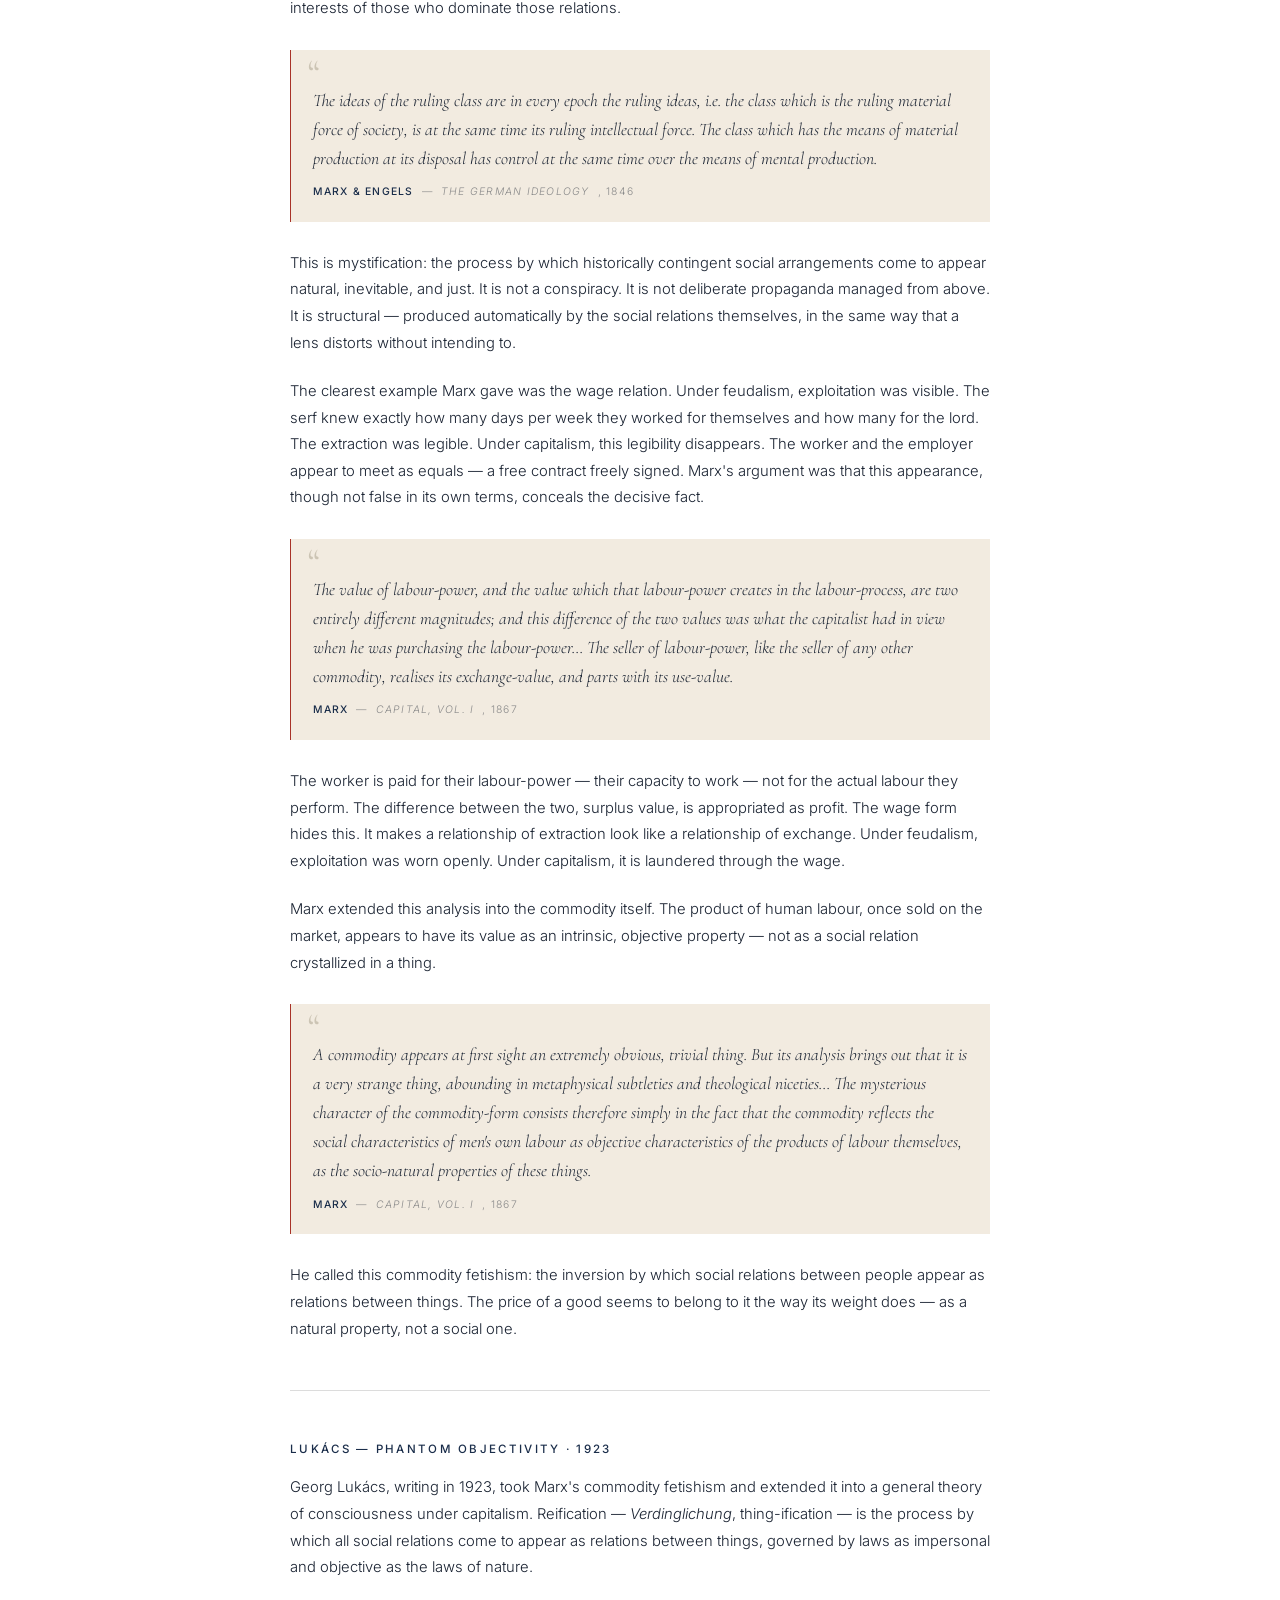
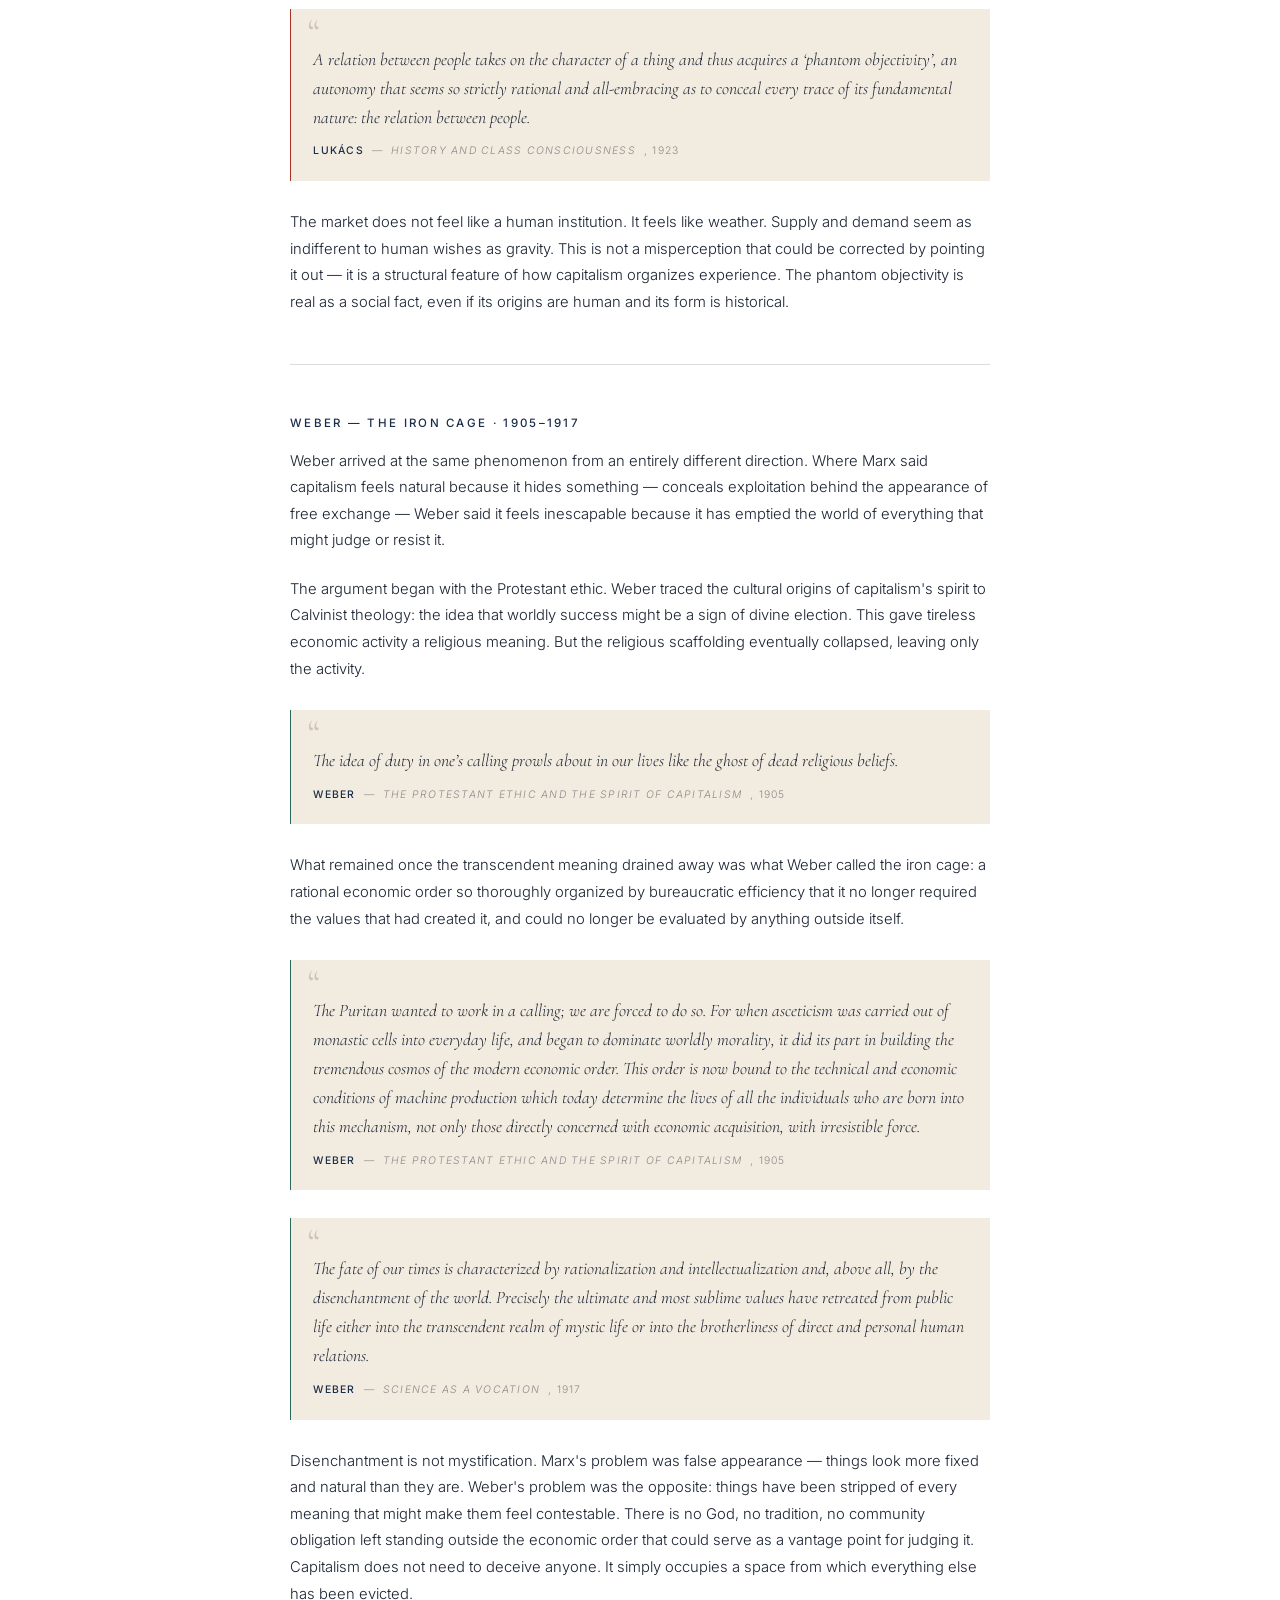
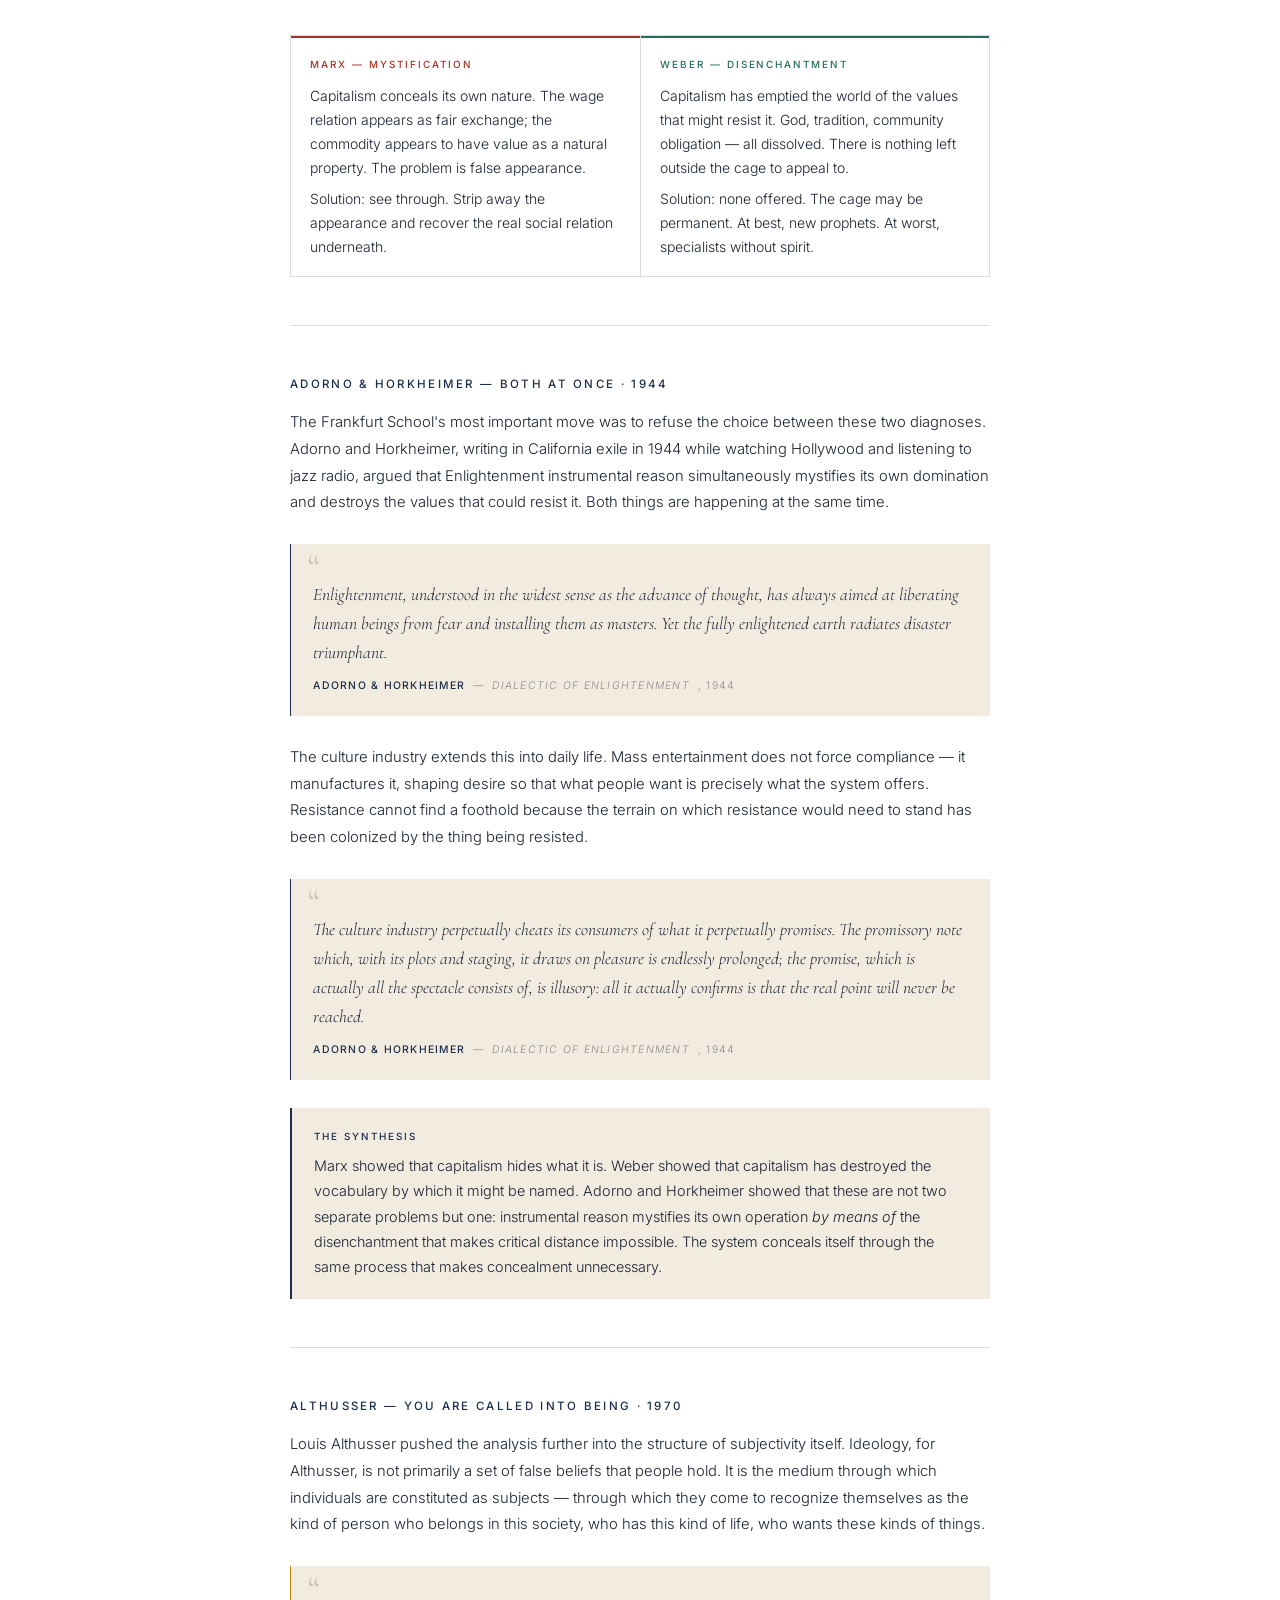
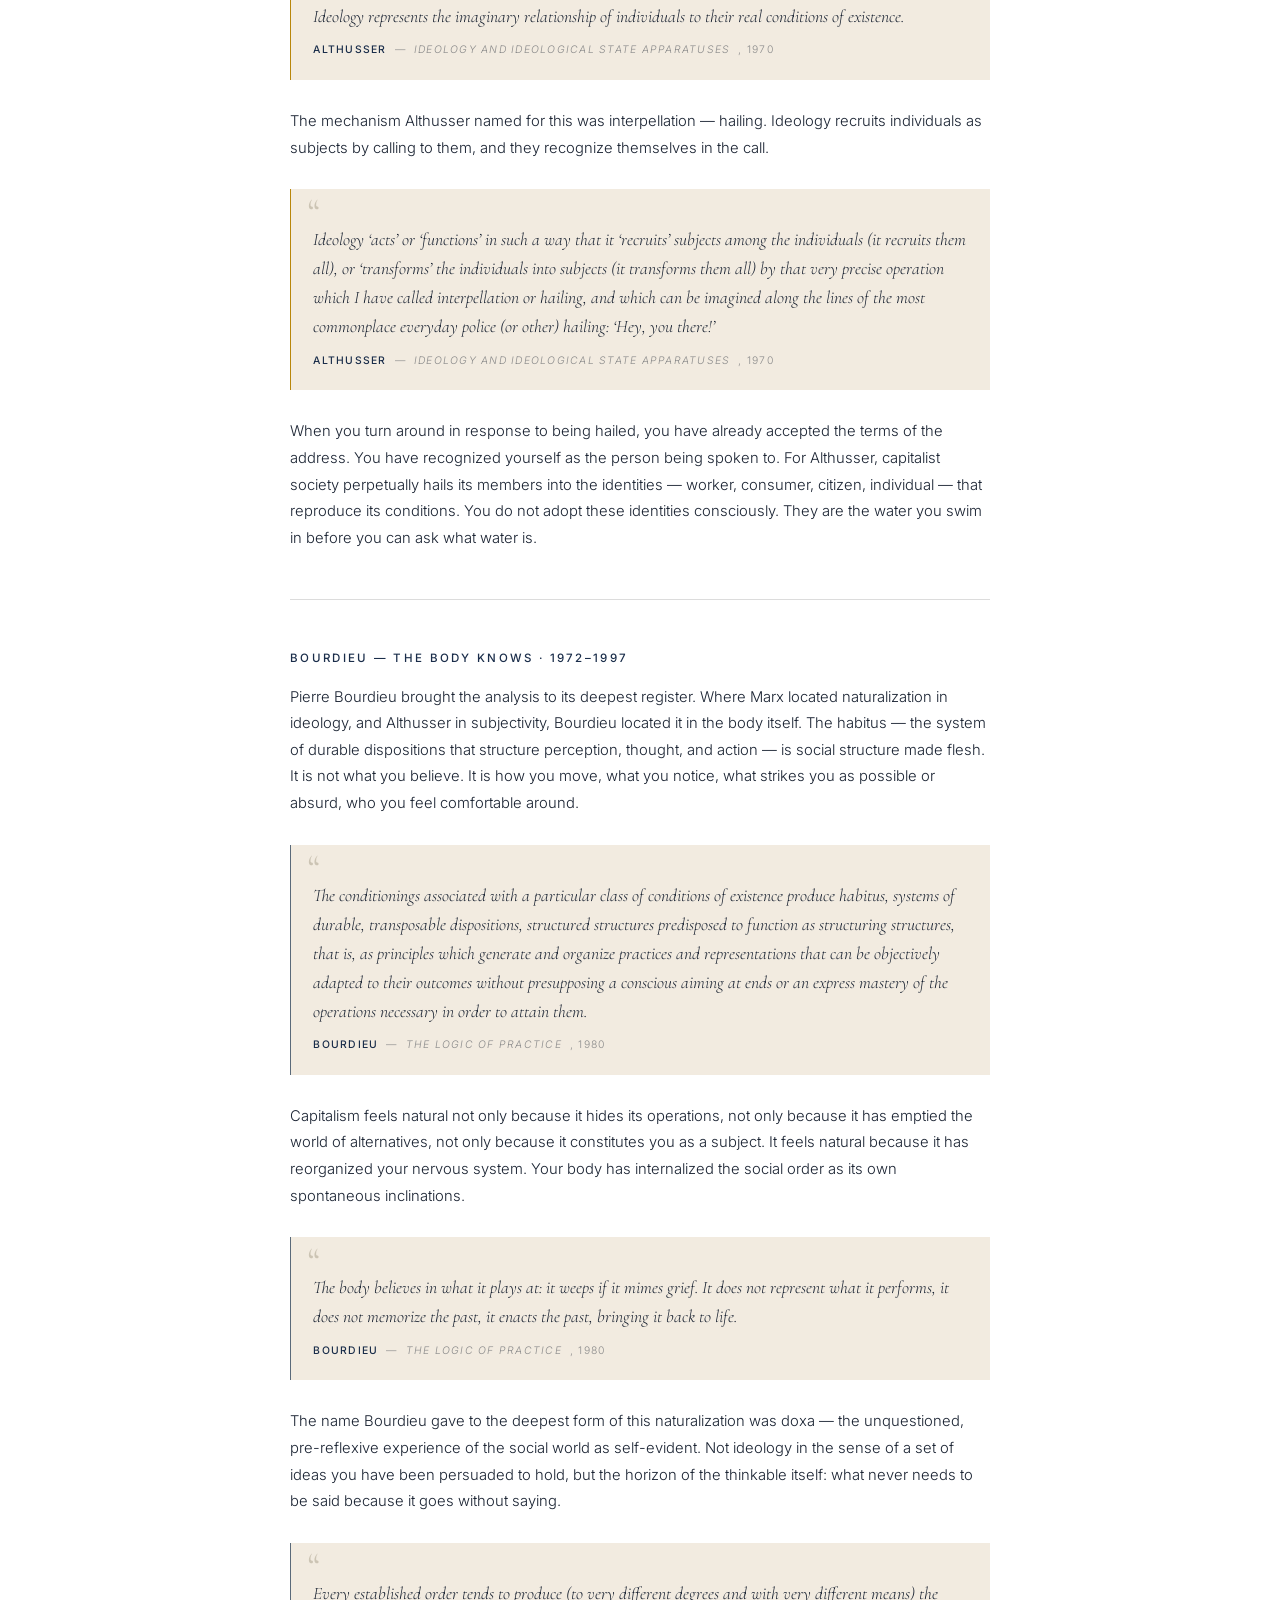
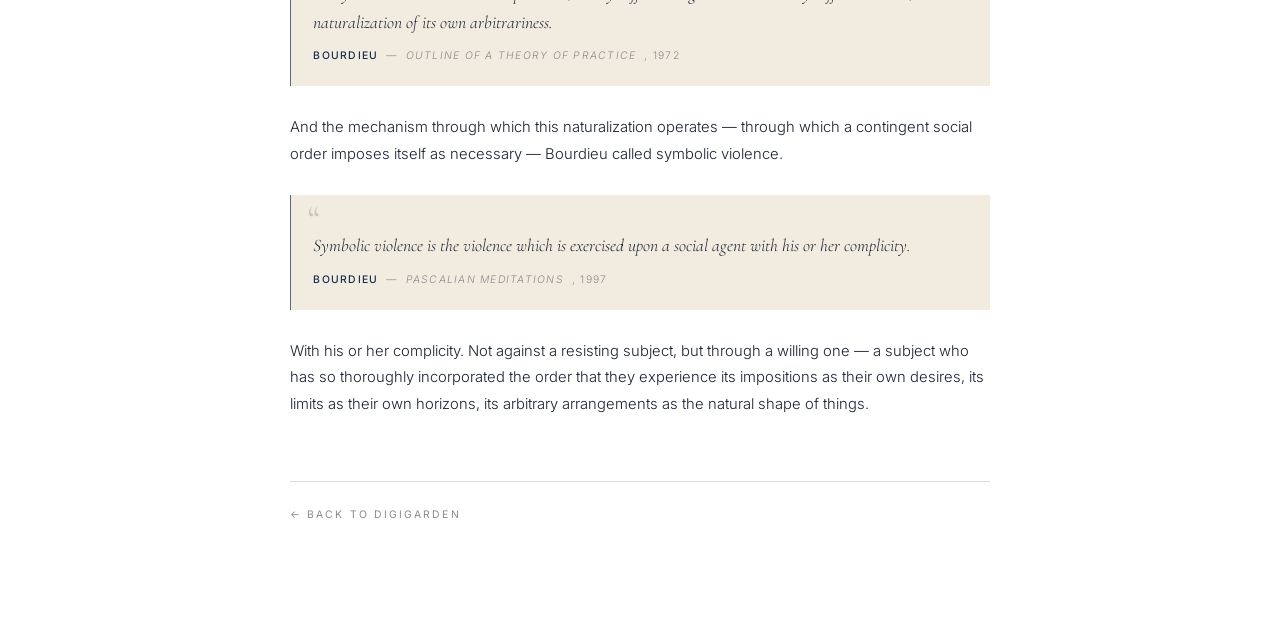
<file: pages/why-does-capitalism-feel-natural.html>
<!DOCTYPE html>
<html lang="en">
<head>
  <meta charset="UTF-8">
  <meta name="viewport" content="width=device-width, initial-scale=1.0">
  <title>why does capitalism feel natural? &mdash; DigiGarden</title>
  <link rel="stylesheet" href="../style.css">
  <style>

    .qcard {
      border-left: 1px solid var(--border-dark);
      background: var(--cream);
      padding: 1.25rem 1.4rem;
      margin: 1.75rem 0;
      position: relative;
    }

    .qcard::before {
      content: '\201C';
      position: absolute;
      top: 0.2rem;
      left: 1rem;
      font-size: 2.5rem;
      line-height: 1;
      color: #ccc4b4;
      font-family: 'Cormorant Garamond', Georgia, serif;
      pointer-events: none;
    }

    .qcard blockquote {
      margin: 0 0 0.65rem;
      padding: 0;
      padding-top: 1rem;
      border: none;
      font-family: 'Cormorant Garamond', Georgia, serif;
      font-size: 1.1rem;
      color: var(--text);
      font-style: italic;
      line-height: 1.65;
    }

    .qcard .attribution {
      font-size: 0.65rem;
      letter-spacing: 0.12em;
      text-transform: uppercase;
      color: var(--muted);
      display: flex;
      align-items: center;
      gap: 0.5rem;
    }

    .qcard .thinker {
      font-weight: 500;
      color: var(--navy);
    }

    .qcard-navy  { border-left-color: var(--navy); }
    .qcard-red   { border-left-color: #a83228; }
    .qcard-gold  { border-left-color: #b8860b; }
    .qcard-teal  { border-left-color: #2a6b5e; }
    .qcard-slate { border-left-color: #5a6a7a; }

    /* ── Visualization ─────────────────────────────────── */

    .viz {
      margin: 2.5rem 0 3rem;
      display: flex;
      flex-direction: column;
      align-items: center;
    }

    .viz-node {
      width: 100%;
      border: 1px solid var(--border);
      padding: 0.8rem 1.1rem;
      text-align: center;
      background: #fff;
    }

    .viz-node .vn-label {
      display: block;
      font-size: 0.6rem;
      letter-spacing: 0.2em;
      text-transform: uppercase;
      font-weight: 500;
      color: var(--muted);
      margin-bottom: 0.3rem;
    }

    .viz-node .vn-title {
      font-size: 0.82rem;
      font-weight: 500;
      color: var(--navy);
      letter-spacing: 0.03em;
    }

    .viz-node .vn-body {
      font-size: 0.75rem;
      color: var(--muted-dark);
      margin-top: 0.25rem;
      line-height: 1.5;
    }

    .viz-node-top {
      background: var(--navy);
      border-color: var(--navy);
      max-width: 340px;
    }

    .viz-node-top .vn-label { color: rgba(255,255,255,0.55); }
    .viz-node-top .vn-title { color: #fff; font-size: 0.9rem; }
    .viz-node-top .vn-body  { color: rgba(255,255,255,0.7); }

    .viz-node-synth {
      background: var(--cream);
      border-color: var(--navy);
      border-width: 1px;
      max-width: 400px;
    }

    .viz-node-synth .vn-title { color: var(--navy); }

    .viz-node-mid {
      max-width: 400px;
    }

    /* the fork row */
    .viz-fork {
      display: grid;
      grid-template-columns: 1fr 1fr;
      gap: 1px;
      background: var(--border);
      border: 1px solid var(--border);
      width: 100%;
    }

    .viz-fork-cell {
      background: #fff;
      padding: 0.85rem 1rem;
      text-align: center;
    }

    .viz-fork-cell .vn-label {
      display: block;
      font-size: 0.6rem;
      letter-spacing: 0.2em;
      text-transform: uppercase;
      font-weight: 500;
      margin-bottom: 0.3rem;
    }

    .viz-fork-cell .vn-title {
      font-size: 0.82rem;
      font-weight: 500;
      letter-spacing: 0.02em;
    }

    .viz-fork-cell .vn-body {
      font-size: 0.73rem;
      color: var(--muted-dark);
      margin-top: 0.3rem;
      line-height: 1.5;
    }

    .viz-fork-cell .vn-verdict {
      display: inline-block;
      font-size: 0.62rem;
      letter-spacing: 0.12em;
      text-transform: uppercase;
      margin-top: 0.5rem;
      padding: 0.15rem 0.4rem;
      border-radius: 2px;
    }

    .vfc-marx { border-top: 2px solid #a83228; }
    .vfc-marx .vn-label { color: #a83228; }
    .vfc-marx .vn-title { color: #a83228; }
    .vfc-marx .vn-verdict { background: #f5e8e8; color: #a83228; }

    .vfc-weber { border-top: 2px solid #2a6b5e; }
    .vfc-weber .vn-label { color: #2a6b5e; }
    .vfc-weber .vn-title { color: #2a6b5e; }
    .vfc-weber .vn-verdict { background: #e8f2f0; color: #2a6b5e; }

    /* arrow connector */
    .viz-arrow {
      display: flex;
      flex-direction: column;
      align-items: center;
      padding: 0.1rem 0;
      gap: 0;
    }

    .viz-arrow-line {
      width: 1px;
      height: 1.4rem;
      background: var(--border-dark);
    }

    .viz-arrow-head {
      width: 0;
      height: 0;
      border-left: 4px solid transparent;
      border-right: 4px solid transparent;
      border-top: 5px solid var(--border-dark);
    }

    /* fork connector: line splits into two */
    .viz-fork-connector {
      position: relative;
      width: 100%;
      height: 2rem;
    }

    .viz-fork-connector::before {
      content: '';
      position: absolute;
      top: 0;
      left: 50%;
      width: 1px;
      height: 1rem;
      background: var(--border-dark);
    }

    .viz-fork-connector::after {
      content: '';
      position: absolute;
      top: 1rem;
      left: 25%;
      width: 50%;
      height: 1px;
      background: var(--border-dark);
    }

    .viz-fork-connector .fork-left-drop,
    .viz-fork-connector .fork-right-drop {
      position: absolute;
      top: 1rem;
      width: 1px;
      height: 1rem;
      background: var(--border-dark);
    }

    .viz-fork-connector .fork-left-drop  { left: 25%; }
    .viz-fork-connector .fork-right-drop { left: 75%; }

    /* merge connector: two lines join one */
    .viz-merge-connector {
      position: relative;
      width: 100%;
      height: 2rem;
    }

    .viz-merge-connector::after {
      content: '';
      position: absolute;
      top: 0;
      left: 25%;
      width: 50%;
      height: 1px;
      background: var(--border-dark);
    }

    .viz-merge-connector::before {
      content: '';
      position: absolute;
      top: 0;
      left: 50%;
      width: 1px;
      height: 2rem;
      background: var(--border-dark);
    }

    .viz-merge-connector .merge-left-rise,
    .viz-merge-connector .merge-right-rise {
      position: absolute;
      top: 0;
      width: 1px;
      height: 1rem;
      background: var(--border-dark);
    }

    .viz-merge-connector .merge-left-rise  { left: 25%; }
    .viz-merge-connector .merge-right-rise { left: 75%; }

    .insight {
      background: var(--cream);
      padding: 1.25rem 1.4rem;
      margin: 1.75rem 0;
      font-size: 0.9rem;
      line-height: 1.75;
      border-left: 2px solid var(--navy);
    }

    .insight .insight-label {
      font-size: 0.62rem;
      text-transform: uppercase;
      letter-spacing: 0.2em;
      font-weight: 500;
      color: var(--navy);
      margin-bottom: 0.5rem;
    }

    .insight p { margin: 0; }
    .insight p + p { margin-top: 0.75rem; }

    .compare {
      display: grid;
      grid-template-columns: 1fr 1fr;
      gap: 1px;
      margin: 1.75rem 0;
      border: 1px solid var(--border);
      background: var(--border);
    }

    @media (max-width: 520px) {
      .compare { grid-template-columns: 1fr; }
    }

    .compare-card {
      background: #fff;
      padding: 1.1rem 1.2rem;
    }

    .compare-card .cc-label {
      font-size: 0.62rem;
      text-transform: uppercase;
      letter-spacing: 0.2em;
      font-weight: 500;
      margin-bottom: 0.65rem;
    }

    .compare-card p {
      font-size: 0.875rem;
      margin: 0 0 0.5rem;
      line-height: 1.7;
    }

    .compare-card p:last-child { margin: 0; }

    .cc-marx  { border-top: 2px solid #a83228; }
    .cc-marx  .cc-label { color: #a83228; }
    .cc-weber { border-top: 2px solid #2a6b5e; }
    .cc-weber .cc-label { color: #2a6b5e; }

    .section-rule {
      border: none;
      border-top: 1px solid var(--border);
      margin: 3rem 0;
    }

  </style>
</head>
<body>
  <div class="container">
    <nav><a class="home" href="../index.html">&larr; DigiGarden</a></nav>

    <article>
      <h1>why does capitalism feel natural?</h1>
      <span class="dateline">May 2026</span>

      <div class="viz">

        <!-- Top: the symptom -->
        <div class="viz-node viz-node-top">
          <span class="vn-label">the phenomenon</span>
          <span class="vn-title">capitalism feels natural</span>
          <p class="vn-body">inevitable, neutral, the way things simply are</p>
        </div>

        <!-- Fork connector -->
        <div class="viz-fork-connector">
          <div class="fork-left-drop"></div>
          <div class="fork-right-drop"></div>
        </div>

        <!-- Fork: Marx | Weber -->
        <div class="viz-fork">
          <div class="viz-fork-cell vfc-marx">
            <span class="vn-label">Marx, 1846–1867</span>
            <div class="vn-title">mystification</div>
            <p class="vn-body">exploitation is hidden inside the wage form. things appear more fixed and natural than they are.</p>
            <span class="vn-verdict">problem: false appearance</span>
          </div>
          <div class="viz-fork-cell vfc-weber">
            <span class="vn-label">Weber, 1905–1917</span>
            <div class="vn-title">disenchantment</div>
            <p class="vn-body">all transcendent values have been stripped away. nothing outside the cage can judge it.</p>
            <span class="vn-verdict">problem: the void</span>
          </div>
        </div>

        <!-- Lukács -->
        <div class="viz-arrow"><div class="viz-arrow-line"></div><div class="viz-arrow-head"></div></div>
        <div class="viz-node viz-node-mid">
          <span class="vn-label">Lukács, 1923</span>
          <span class="vn-title">reification</span>
          <p class="vn-body">social relations appear as relations between things — as objective as gravity, as inevitable as physics</p>
        </div>

        <!-- Frankfurt School -->
        <div class="viz-arrow"><div class="viz-arrow-line"></div><div class="viz-arrow-head"></div></div>
        <div class="viz-node viz-node-synth">
          <span class="vn-label">Adorno &amp; Horkheimer, 1944</span>
          <span class="vn-title">both at once</span>
          <p class="vn-body">instrumental reason simultaneously mystifies its own domination and destroys the values that could resist it</p>
        </div>

        <!-- Althusser -->
        <div class="viz-arrow"><div class="viz-arrow-line"></div><div class="viz-arrow-head"></div></div>
        <div class="viz-node viz-node-mid">
          <span class="vn-label">Althusser, 1970</span>
          <span class="vn-title">interpellation</span>
          <p class="vn-body">ideology does not persuade you — it constitutes you as the kind of subject who belongs in this order</p>
        </div>

        <!-- Bourdieu -->
        <div class="viz-arrow"><div class="viz-arrow-line"></div><div class="viz-arrow-head"></div></div>
        <div class="viz-node viz-node-mid" style="border-color: var(--navy);">
          <span class="vn-label">Bourdieu, 1972–1997</span>
          <span class="vn-title">habitus &amp; symbolic violence</span>
          <p class="vn-body">the social order is inscribed in your body. you enact it as your own spontaneous desires — with your own complicity</p>
        </div>

      </div>

      <p>
        Capitalism does not announce itself. It does not present itself as one possible arrangement among many, chosen at a particular historical moment by particular people with particular interests. It presents itself as the way things are — as natural, inevitable, and just. Understanding how it does this has been one of the central problems of social theory for two centuries. Two entirely different diagnoses have been offered, arriving at the same symptom from opposite directions.
      </p>

      <hr class="section-rule">

      <h2>Marx — the hidden crime &middot; 1846&ndash;1867</h2>

      <p>
        Marx's starting point was that the ideas through which a society understands itself are not neutral. They are produced by the same social relations that produce everything else — and they serve the interests of those who dominate those relations.
      </p>

      <div class="qcard qcard-red">
        <blockquote>The ideas of the ruling class are in every epoch the ruling ideas, i.e. the class which is the ruling material force of society, is at the same time its ruling intellectual force. The class which has the means of material production at its disposal has control at the same time over the means of mental production.</blockquote>
        <div class="attribution"><span class="thinker">Marx &amp; Engels</span> &mdash; <em>The German Ideology</em>, 1846</div>
      </div>

      <p>
        This is mystification: the process by which historically contingent social arrangements come to appear natural, inevitable, and just. It is not a conspiracy. It is not deliberate propaganda managed from above. It is structural — produced automatically by the social relations themselves, in the same way that a lens distorts without intending to.
      </p>

      <p>
        The clearest example Marx gave was the wage relation. Under feudalism, exploitation was visible. The serf knew exactly how many days per week they worked for themselves and how many for the lord. The extraction was legible. Under capitalism, this legibility disappears. The worker and the employer appear to meet as equals — a free contract freely signed. Marx's argument was that this appearance, though not false in its own terms, conceals the decisive fact.
      </p>

      <div class="qcard qcard-red">
        <blockquote>The value of labour-power, and the value which that labour-power creates in the labour-process, are two entirely different magnitudes; and this difference of the two values was what the capitalist had in view when he was purchasing the labour-power... The seller of labour-power, like the seller of any other commodity, realises its exchange-value, and parts with its use-value.</blockquote>
        <div class="attribution"><span class="thinker">Marx</span> &mdash; <em>Capital, Vol. I</em>, 1867</div>
      </div>

      <p>
        The worker is paid for their labour-power — their capacity to work — not for the actual labour they perform. The difference between the two, surplus value, is appropriated as profit. The wage form hides this. It makes a relationship of extraction look like a relationship of exchange. Under feudalism, exploitation was worn openly. Under capitalism, it is laundered through the wage.
      </p>

      <p>
        Marx extended this analysis into the commodity itself. The product of human labour, once sold on the market, appears to have its value as an intrinsic, objective property — not as a social relation crystallized in a thing.
      </p>

      <div class="qcard qcard-red">
        <blockquote>A commodity appears at first sight an extremely obvious, trivial thing. But its analysis brings out that it is a very strange thing, abounding in metaphysical subtleties and theological niceties... The mysterious character of the commodity-form consists therefore simply in the fact that the commodity reflects the social characteristics of men's own labour as objective characteristics of the products of labour themselves, as the socio-natural properties of these things.</blockquote>
        <div class="attribution"><span class="thinker">Marx</span> &mdash; <em>Capital, Vol. I</em>, 1867</div>
      </div>

      <p>
        He called this commodity fetishism: the inversion by which social relations between people appear as relations between things. The price of a good seems to belong to it the way its weight does — as a natural property, not a social one.
      </p>

      <hr class="section-rule">

      <h2>Lukács — phantom objectivity &middot; 1923</h2>

      <p>
        Georg Lukács, writing in 1923, took Marx's commodity fetishism and extended it into a general theory of consciousness under capitalism. Reification — <em>Verdinglichung</em>, thing-ification — is the process by which all social relations come to appear as relations between things, governed by laws as impersonal and objective as the laws of nature.
      </p>

      <div class="qcard qcard-red">
        <blockquote>A relation between people takes on the character of a thing and thus acquires a &lsquo;phantom objectivity&rsquo;, an autonomy that seems so strictly rational and all-embracing as to conceal every trace of its fundamental nature: the relation between people.</blockquote>
        <div class="attribution"><span class="thinker">Lukács</span> &mdash; <em>History and Class Consciousness</em>, 1923</div>
      </div>

      <p>
        The market does not feel like a human institution. It feels like weather. Supply and demand seem as indifferent to human wishes as gravity. This is not a misperception that could be corrected by pointing it out — it is a structural feature of how capitalism organizes experience. The phantom objectivity is real as a social fact, even if its origins are human and its form is historical.
      </p>

      <hr class="section-rule">

      <h2>Weber — the iron cage &middot; 1905&ndash;1917</h2>

      <p>
        Weber arrived at the same phenomenon from an entirely different direction. Where Marx said capitalism feels natural because it hides something — conceals exploitation behind the appearance of free exchange — Weber said it feels inescapable because it has emptied the world of everything that might judge or resist it.
      </p>

      <p>
        The argument began with the Protestant ethic. Weber traced the cultural origins of capitalism's spirit to Calvinist theology: the idea that worldly success might be a sign of divine election. This gave tireless economic activity a religious meaning. But the religious scaffolding eventually collapsed, leaving only the activity.
      </p>

      <div class="qcard qcard-teal">
        <blockquote>The idea of duty in one&rsquo;s calling prowls about in our lives like the ghost of dead religious beliefs.</blockquote>
        <div class="attribution"><span class="thinker">Weber</span> &mdash; <em>The Protestant Ethic and the Spirit of Capitalism</em>, 1905</div>
      </div>

      <p>
        What remained once the transcendent meaning drained away was what Weber called the iron cage: a rational economic order so thoroughly organized by bureaucratic efficiency that it no longer required the values that had created it, and could no longer be evaluated by anything outside itself.
      </p>

      <div class="qcard qcard-teal">
        <blockquote>The Puritan wanted to work in a calling; we are forced to do so. For when asceticism was carried out of monastic cells into everyday life, and began to dominate worldly morality, it did its part in building the tremendous cosmos of the modern economic order. This order is now bound to the technical and economic conditions of machine production which today determine the lives of all the individuals who are born into this mechanism, not only those directly concerned with economic acquisition, with irresistible force.</blockquote>
        <div class="attribution"><span class="thinker">Weber</span> &mdash; <em>The Protestant Ethic and the Spirit of Capitalism</em>, 1905</div>
      </div>

      <div class="qcard qcard-teal">
        <blockquote>The fate of our times is characterized by rationalization and intellectualization and, above all, by the disenchantment of the world. Precisely the ultimate and most sublime values have retreated from public life either into the transcendent realm of mystic life or into the brotherliness of direct and personal human relations.</blockquote>
        <div class="attribution"><span class="thinker">Weber</span> &mdash; <em>Science as a Vocation</em>, 1917</div>
      </div>

      <p>
        Disenchantment is not mystification. Marx's problem was false appearance — things look more fixed and natural than they are. Weber's problem was the opposite: things have been stripped of every meaning that might make them feel contestable. There is no God, no tradition, no community obligation left standing outside the economic order that could serve as a vantage point for judging it. Capitalism does not need to deceive anyone. It simply occupies a space from which everything else has been evicted.
      </p>

      <div class="compare">
        <div class="compare-card cc-marx">
          <div class="cc-label">Marx — mystification</div>
          <p>Capitalism conceals its own nature. The wage relation appears as fair exchange; the commodity appears to have value as a natural property. The problem is false appearance.</p>
          <p>Solution: see through. Strip away the appearance and recover the real social relation underneath.</p>
        </div>
        <div class="compare-card cc-weber">
          <div class="cc-label">Weber — disenchantment</div>
          <p>Capitalism has emptied the world of the values that might resist it. God, tradition, community obligation — all dissolved. There is nothing left outside the cage to appeal to.</p>
          <p>Solution: none offered. The cage may be permanent. At best, new prophets. At worst, specialists without spirit.</p>
        </div>
      </div>

      <hr class="section-rule">

      <h2>Adorno &amp; Horkheimer — both at once &middot; 1944</h2>

      <p>
        The Frankfurt School's most important move was to refuse the choice between these two diagnoses. Adorno and Horkheimer, writing in California exile in 1944 while watching Hollywood and listening to jazz radio, argued that Enlightenment instrumental reason simultaneously mystifies its own domination and destroys the values that could resist it. Both things are happening at the same time.
      </p>

      <div class="qcard qcard-navy">
        <blockquote>Enlightenment, understood in the widest sense as the advance of thought, has always aimed at liberating human beings from fear and installing them as masters. Yet the fully enlightened earth radiates disaster triumphant.</blockquote>
        <div class="attribution"><span class="thinker">Adorno &amp; Horkheimer</span> &mdash; <em>Dialectic of Enlightenment</em>, 1944</div>
      </div>

      <p>
        The culture industry extends this into daily life. Mass entertainment does not force compliance — it manufactures it, shaping desire so that what people want is precisely what the system offers. Resistance cannot find a foothold because the terrain on which resistance would need to stand has been colonized by the thing being resisted.
      </p>

      <div class="qcard qcard-navy">
        <blockquote>The culture industry perpetually cheats its consumers of what it perpetually promises. The promissory note which, with its plots and staging, it draws on pleasure is endlessly prolonged; the promise, which is actually all the spectacle consists of, is illusory: all it actually confirms is that the real point will never be reached.</blockquote>
        <div class="attribution"><span class="thinker">Adorno &amp; Horkheimer</span> &mdash; <em>Dialectic of Enlightenment</em>, 1944</div>
      </div>

      <div class="insight">
        <div class="insight-label">The synthesis</div>
        <p>Marx showed that capitalism hides what it is. Weber showed that capitalism has destroyed the vocabulary by which it might be named. Adorno and Horkheimer showed that these are not two separate problems but one: instrumental reason mystifies its own operation <em>by means of</em> the disenchantment that makes critical distance impossible. The system conceals itself through the same process that makes concealment unnecessary.</p>
      </div>

      <hr class="section-rule">

      <h2>Althusser — you are called into being &middot; 1970</h2>

      <p>
        Louis Althusser pushed the analysis further into the structure of subjectivity itself. Ideology, for Althusser, is not primarily a set of false beliefs that people hold. It is the medium through which individuals are constituted as subjects — through which they come to recognize themselves as the kind of person who belongs in this society, who has this kind of life, who wants these kinds of things.
      </p>

      <div class="qcard qcard-gold">
        <blockquote>Ideology represents the imaginary relationship of individuals to their real conditions of existence.</blockquote>
        <div class="attribution"><span class="thinker">Althusser</span> &mdash; <em>Ideology and Ideological State Apparatuses</em>, 1970</div>
      </div>

      <p>
        The mechanism Althusser named for this was interpellation — hailing. Ideology recruits individuals as subjects by calling to them, and they recognize themselves in the call.
      </p>

      <div class="qcard qcard-gold">
        <blockquote>Ideology &lsquo;acts&rsquo; or &lsquo;functions&rsquo; in such a way that it &lsquo;recruits&rsquo; subjects among the individuals (it recruits them all), or &lsquo;transforms&rsquo; the individuals into subjects (it transforms them all) by that very precise operation which I have called interpellation or hailing, and which can be imagined along the lines of the most commonplace everyday police (or other) hailing: &lsquo;Hey, you there!&rsquo;</blockquote>
        <div class="attribution"><span class="thinker">Althusser</span> &mdash; <em>Ideology and Ideological State Apparatuses</em>, 1970</div>
      </div>

      <p>
        When you turn around in response to being hailed, you have already accepted the terms of the address. You have recognized yourself as the person being spoken to. For Althusser, capitalist society perpetually hails its members into the identities — worker, consumer, citizen, individual — that reproduce its conditions. You do not adopt these identities consciously. They are the water you swim in before you can ask what water is.
      </p>

      <hr class="section-rule">

      <h2>Bourdieu — the body knows &middot; 1972&ndash;1997</h2>

      <p>
        Pierre Bourdieu brought the analysis to its deepest register. Where Marx located naturalization in ideology, and Althusser in subjectivity, Bourdieu located it in the body itself. The habitus — the system of durable dispositions that structure perception, thought, and action — is social structure made flesh. It is not what you believe. It is how you move, what you notice, what strikes you as possible or absurd, who you feel comfortable around.
      </p>

      <div class="qcard qcard-slate">
        <blockquote>The conditionings associated with a particular class of conditions of existence produce habitus, systems of durable, transposable dispositions, structured structures predisposed to function as structuring structures, that is, as principles which generate and organize practices and representations that can be objectively adapted to their outcomes without presupposing a conscious aiming at ends or an express mastery of the operations necessary in order to attain them.</blockquote>
        <div class="attribution"><span class="thinker">Bourdieu</span> &mdash; <em>The Logic of Practice</em>, 1980</div>
      </div>

      <p>
        Capitalism feels natural not only because it hides its operations, not only because it has emptied the world of alternatives, not only because it constitutes you as a subject. It feels natural because it has reorganized your nervous system. Your body has internalized the social order as its own spontaneous inclinations.
      </p>

      <div class="qcard qcard-slate">
        <blockquote>The body believes in what it plays at: it weeps if it mimes grief. It does not represent what it performs, it does not memorize the past, it enacts the past, bringing it back to life.</blockquote>
        <div class="attribution"><span class="thinker">Bourdieu</span> &mdash; <em>The Logic of Practice</em>, 1980</div>
      </div>

      <p>
        The name Bourdieu gave to the deepest form of this naturalization was doxa — the unquestioned, pre-reflexive experience of the social world as self-evident. Not ideology in the sense of a set of ideas you have been persuaded to hold, but the horizon of the thinkable itself: what never needs to be said because it goes without saying.
      </p>

      <div class="qcard qcard-slate">
        <blockquote>Every established order tends to produce (to very different degrees and with very different means) the naturalization of its own arbitrariness.</blockquote>
        <div class="attribution"><span class="thinker">Bourdieu</span> &mdash; <em>Outline of a Theory of Practice</em>, 1972</div>
      </div>

      <p>
        And the mechanism through which this naturalization operates — through which a contingent social order imposes itself as necessary — Bourdieu called symbolic violence.
      </p>

      <div class="qcard qcard-slate">
        <blockquote>Symbolic violence is the violence which is exercised upon a social agent with his or her complicity.</blockquote>
        <div class="attribution"><span class="thinker">Bourdieu</span> &mdash; <em>Pascalian Meditations</em>, 1997</div>
      </div>

      <p>
        With his or her complicity. Not against a resisting subject, but through a willing one — a subject who has so thoroughly incorporated the order that they experience its impositions as their own desires, its limits as their own horizons, its arbitrary arrangements as the natural shape of things.
      </p>

    </article>

    <footer>
      &larr; <a href="../index.html">Back to DigiGarden</a>
    </footer>
  </div>
</body>
</html>
</file>
<file: style.css>
@import url('https://fonts.googleapis.com/css2?family=Cormorant+Garamond:ital,wght@0,300;0,400;0,500;1,300;1,400&family=Inter:wght@300;400;500&display=swap');

*, *::before, *::after {
  box-sizing: border-box;
}

:root {
  --text:        #1a2332;
  --muted:       #8a8a8a;
  --muted-dark:  #555555;
  --link:        #1a2332;
  --link-hover:  #1a2d4a;
  --border:      #dcdcdc;
  --border-dark: #aaaaaa;
  --bg:          #ffffff;
  --cream:       #f2ebe0;
  --navy:        #1a2d4a;
  --max-width:   700px;
  --font-display: 'Cormorant Garamond', Georgia, serif;
  --font-body:    'Inter', -apple-system, BlinkMacSystemFont, sans-serif;
}

body {
  font-family: var(--font-body);
  font-size: 0.925rem;
  font-weight: 300;
  line-height: 1.8;
  color: var(--text);
  background: var(--bg);
  margin: 0;
  padding: 2rem 1.5rem 6rem;
  -webkit-font-smoothing: antialiased;
}

.container {
  max-width: var(--max-width);
  margin: 0 auto;
}

/* ── Site header (index page) ─────────────────────────── */

header {
  margin-bottom: 2rem;
  padding-bottom: 1.25rem;
  border-bottom: 1px solid var(--border);
}

header h1 {
  font-family: var(--font-display);
  font-size: 1.5rem;
  font-weight: 300;
  font-style: italic;
  letter-spacing: 0.04em;
  text-transform: lowercase;
  color: var(--navy);
  margin: 0;
  line-height: 1;
}

/* ── Back nav ─────────────────────────────────────────── */

nav a.home {
  font-size: 0.68rem;
  font-weight: 400;
  letter-spacing: 0.2em;
  text-transform: uppercase;
  color: var(--muted);
  text-decoration: none;
  display: inline-block;
  margin-bottom: 3rem;
}

nav a.home:hover {
  color: var(--navy);
}

/* ── Reference section ────────────────────────────────── */

.reference-section {
  margin-bottom: 2.5rem;
}

/* ── Month groupings ──────────────────────────────────── */

.month-group {
  margin-bottom: 1.5rem;
}

.month-heading {
  font-size: 0.65rem;
  font-weight: 500;
  letter-spacing: 0.22em;
  text-transform: uppercase;
  color: var(--muted);
  margin: 0 0 0.75rem;
}

/* ── Index link list ──────────────────────────────────── */

.link-list {
  list-style: none;
  padding: 0;
  margin: 0;
}

.link-list li {
  border-bottom: 1px solid var(--border);
}

.link-list li:first-child {
  border-top: 1px solid var(--border);
}

.link-list a {
  display: block;
  padding: 1.2rem 0;
  text-decoration: none;
  color: var(--link);
}

.link-list a:hover .entry-title {
  color: var(--navy);
}

.entry-title {
  display: block;
  font-family: var(--font-display);
  font-size: 1.25rem;
  font-weight: 400;
  letter-spacing: 0.01em;
  line-height: 1.35;
  transition: color 0.15s;
}

.entry-meta {
  display: block;
  font-size: 0.65rem;
  font-weight: 400;
  letter-spacing: 0.15em;
  text-transform: uppercase;
  color: var(--muted);
  margin-top: 0.3rem;
}

/* ── Article page ─────────────────────────────────────── */

article h1 {
  font-family: var(--font-display);
  font-size: 2.2rem;
  font-weight: 300;
  line-height: 1.2;
  letter-spacing: 0.01em;
  color: var(--navy);
  margin: 0 0 0.75rem;
}

article .dateline {
  font-size: 0.65rem;
  font-weight: 500;
  letter-spacing: 0.22em;
  text-transform: uppercase;
  color: var(--muted);
  margin-bottom: 3.5rem;
  display: block;
}

article p {
  margin: 0 0 1.35rem;
}

article h2 {
  font-family: var(--font-body);
  font-size: 0.72rem;
  font-weight: 500;
  letter-spacing: 0.2em;
  text-transform: uppercase;
  margin: 3rem 0 0.9rem;
  color: var(--navy);
}

article blockquote {
  margin: 2rem 0;
  padding-left: 1.5rem;
  border-left: 1px solid var(--border-dark);
  color: var(--muted-dark);
  font-family: var(--font-display);
  font-size: 1.15rem;
  font-style: italic;
  line-height: 1.65;
  font-weight: 300;
}

article strong {
  font-weight: 500;
}

/* ── Footer ───────────────────────────────────────────── */

footer {
  margin-top: 4rem;
  padding-top: 1.5rem;
  border-top: 1px solid var(--border);
  font-size: 0.65rem;
  font-weight: 400;
  letter-spacing: 0.2em;
  text-transform: uppercase;
  color: var(--muted);
}

footer a {
  color: var(--muted);
  text-decoration: none;
}

footer a:hover {
  color: var(--navy);
}
</file>
